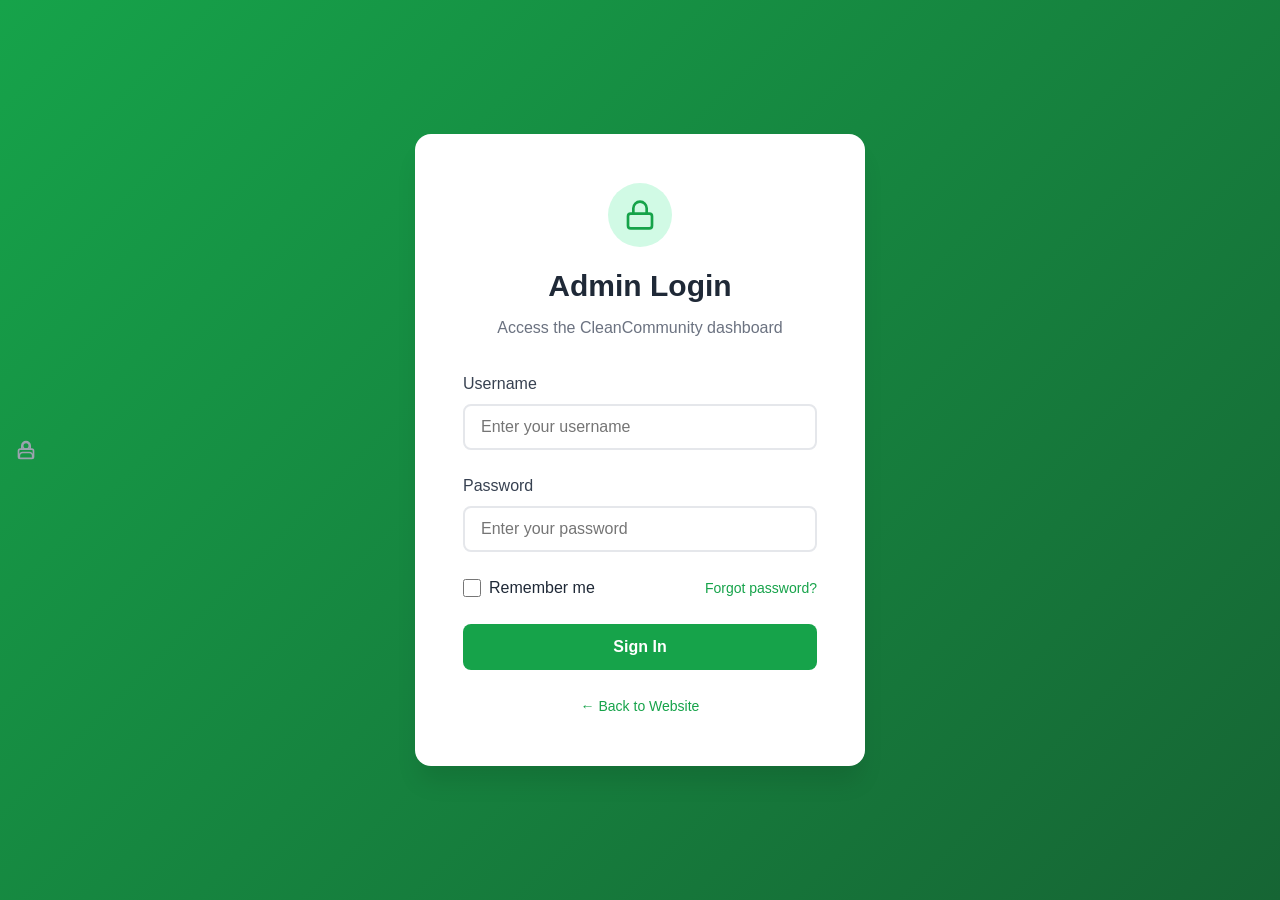
<file: admin-dashboard.html>
<!DOCTYPE html>
<html lang="en">
<head>
    <meta charset="UTF-8">
    <meta name="viewport" content="width=device-width, initial-scale=1.0">
    <title>Admin Dashboard - CleanCommunity</title>
    <link rel="stylesheet" href="styles.css">
    <style>
        body {
            background-color: #f9fafb;
        }

        .admin-header {
            background-color: white;
            border-bottom: 1px solid #e5e7eb;
            padding: 1rem 0;
            position: sticky;
            top: 0;
            z-index: 100;
        }

        .admin-header-content {
            max-width: 1400px;
            margin: 0 auto;
            padding: 0 1.5rem;
            display: flex;
            align-items: center;
            justify-content: space-between;
        }

        .admin-logo {
            display: flex;
            align-items: center;
            gap: 0.75rem;
            font-size: 1.25rem;
            font-weight: 600;
            color: #1f2937;
        }

        .admin-logo svg {
            width: 2rem;
            height: 2rem;
            color: #16a34a;
        }

        .admin-user {
            display: flex;
            align-items: center;
            gap: 1rem;
        }

        .user-info {
            text-align: right;
        }

        .user-name {
            font-weight: 600;
            color: #1f2937;
        }

        .user-role {
            font-size: 0.875rem;
            color: #6b7280;
        }

        .btn-logout {
            padding: 0.5rem 1rem;
            background-color: #dc2626;
            color: white;
            border: none;
            border-radius: 0.375rem;
            cursor: pointer;
            font-size: 0.875rem;
            transition: background-color 0.2s;
        }

        .btn-logout:hover {
            background-color: #b91c1c;
        }

        .dashboard-container {
            max-width: 1400px;
            margin: 0 auto;
            padding: 2rem 1.5rem;
        }

        .page-title {
            font-size: 2rem;
            margin-bottom: 0.5rem;
            color: #1f2937;
        }

        .page-subtitle {
            color: #6b7280;
            margin-bottom: 2rem;
        }

        .stats-grid {
            display: grid;
            grid-template-columns: repeat(auto-fit, minmax(250px, 1fr));
            gap: 1.5rem;
            margin-bottom: 2rem;
        }

        .stat-card {
            background: white;
            padding: 1.5rem;
            border-radius: 0.75rem;
            box-shadow: 0 1px 3px 0 rgba(0, 0, 0, 0.1);
            border: 1px solid #e5e7eb;
        }

        .stat-header {
            display: flex;
            align-items: center;
            justify-content: space-between;
            margin-bottom: 1rem;
        }

        .stat-title {
            font-size: 0.875rem;
            color: #6b7280;
            font-weight: 500;
        }

        .stat-icon {
            width: 2.5rem;
            height: 2.5rem;
            border-radius: 0.5rem;
            display: flex;
            align-items: center;
            justify-content: center;
        }

        .stat-icon svg {
            width: 1.25rem;
            height: 1.25rem;
        }

        .stat-value {
            font-size: 2rem;
            font-weight: 700;
            color: #1f2937;
            margin-bottom: 0.25rem;
        }

        .stat-change {
            font-size: 0.875rem;
        }

        .stat-change.positive {
            color: #16a34a;
        }

        .stat-change.negative {
            color: #dc2626;
        }

        .tabs {
            display: flex;
            gap: 0.5rem;
            margin-bottom: 1.5rem;
            border-bottom: 2px solid #e5e7eb;
            overflow-x: auto;
        }

        .tab {
            padding: 0.75rem 1.5rem;
            background: none;
            border: none;
            border-bottom: 2px solid transparent;
            margin-bottom: -2px;
            cursor: pointer;
            font-size: 0.875rem;
            font-weight: 500;
            color: #6b7280;
            transition: all 0.2s;
            white-space: nowrap;
        }

        .tab:hover {
            color: #1f2937;
        }

        .tab.active {
            color: #16a34a;
            border-bottom-color: #16a34a;
        }

        .tab-content {
            display: none;
        }

        .tab-content.active {
            display: block;
        }

        .data-table {
            background: white;
            border-radius: 0.75rem;
            box-shadow: 0 1px 3px 0 rgba(0, 0, 0, 0.1);
            border: 1px solid #e5e7eb;
            overflow: hidden;
        }

        .table-header {
            padding: 1.5rem;
            border-bottom: 1px solid #e5e7eb;
            display: flex;
            align-items: center;
            justify-content: space-between;
            flex-wrap: wrap;
            gap: 1rem;
        }

        .table-title {
            font-size: 1.125rem;
            font-weight: 600;
            color: #1f2937;
        }

        .table-actions {
            display: flex;
            gap: 0.5rem;
        }

        .btn-filter,
        .btn-export {
            padding: 0.5rem 1rem;
            border: 1px solid #e5e7eb;
            background: white;
            border-radius: 0.375rem;
            cursor: pointer;
            font-size: 0.875rem;
            display: flex;
            align-items: center;
            gap: 0.5rem;
            transition: all 0.2s;
        }

        .btn-filter:hover,
        .btn-export:hover {
            background-color: #f9fafb;
            border-color: #d1d5db;
        }

        .btn-export {
            background-color: #16a34a;
            color: white;
            border-color: #16a34a;
        }

        .btn-export:hover {
            background-color: #15803d;
        }

        .table-wrapper {
            overflow-x: auto;
        }

        table {
            width: 100%;
            border-collapse: collapse;
        }

        thead {
            background-color: #f9fafb;
        }

        th {
            padding: 1rem 1.5rem;
            text-align: left;
            font-size: 0.75rem;
            font-weight: 600;
            color: #6b7280;
            text-transform: uppercase;
            letter-spacing: 0.05em;
            border-bottom: 1px solid #e5e7eb;
        }

        td {
            padding: 1rem 1.5rem;
            border-bottom: 1px solid #f3f4f6;
            color: #374151;
        }

        tbody tr:hover {
            background-color: #f9fafb;
        }

        .status-badge {
            display: inline-block;
            padding: 0.25rem 0.75rem;
            border-radius: 9999px;
            font-size: 0.75rem;
            font-weight: 600;
        }

        .status-pending {
            background-color: #fef3c7;
            color: #92400e;
        }

        .status-progress {
            background-color: #dbeafe;
            color: #1e40af;
        }

        .status-resolved {
            background-color: #d1fae5;
            color: #166534;
        }

        .priority-high {
            color: #dc2626;
            font-weight: 600;
        }

        .priority-medium {
            color: #ea580c;
            font-weight: 600;
        }

        .priority-low {
            color: #16a34a;
            font-weight: 600;
        }

        .action-buttons {
            display: flex;
            gap: 0.5rem;
        }

        .btn-action {
            padding: 0.375rem 0.75rem;
            border: 1px solid #e5e7eb;
            background: white;
            border-radius: 0.25rem;
            cursor: pointer;
            font-size: 0.75rem;
            transition: all 0.2s;
        }

        .btn-action:hover {
            background-color: #f3f4f6;
        }

        .btn-view {
            color: #2563eb;
            border-color: #2563eb;
        }

        .btn-view:hover {
            background-color: #eff6ff;
        }

        .btn-edit {
            color: #16a34a;
            border-color: #16a34a;
        }

        .btn-edit:hover {
            background-color: #f0fdf4;
        }

        .btn-delete {
            color: #dc2626;
            border-color: #dc2626;
        }

        .btn-delete:hover {
            background-color: #fef2f2;
        }

        .pagination {
            padding: 1.5rem;
            display: flex;
            align-items: center;
            justify-content: space-between;
            border-top: 1px solid #e5e7eb;
        }

        .pagination-info {
            font-size: 0.875rem;
            color: #6b7280;
        }

        .pagination-buttons {
            display: flex;
            gap: 0.5rem;
        }

        .pagination-btn {
            padding: 0.5rem 1rem;
            border: 1px solid #e5e7eb;
            background: white;
            border-radius: 0.375rem;
            cursor: pointer;
            font-size: 0.875rem;
            transition: all 0.2s;
        }

        .pagination-btn:hover:not(:disabled) {
            background-color: #f9fafb;
        }

        .pagination-btn:disabled {
            opacity: 0.5;
            cursor: not-allowed;
        }

        .pagination-btn.active {
            background-color: #16a34a;
            color: white;
            border-color: #16a34a;
        }

        .empty-state {
            padding: 4rem 2rem;
            text-align: center;
            color: #6b7280;
        }

        .empty-state svg {
            width: 4rem;
            height: 4rem;
            margin: 0 auto 1rem;
            color: #d1d5db;
        }

        @media (max-width: 768px) {
            .admin-header-content {
                flex-direction: column;
                gap: 1rem;
            }

            .user-info {
                text-align: left;
            }

            .stats-grid {
                grid-template-columns: 1fr;
            }

            .table-header {
                flex-direction: column;
                align-items: stretch;
            }

            .table-actions {
                width: 100%;
                justify-content: stretch;
            }

            .btn-filter,
            .btn-export {
                flex: 1;
                justify-content: center;
            }

            .table-wrapper {
                overflow-x: scroll;
            }

            table {
                min-width: 800px;
            }

            .pagination {
                flex-direction: column;
                gap: 1rem;
            }
        }
    </style>
</head>
<body>
    <!-- Admin Header -->
    <header class="admin-header">
        <div class="admin-header-content">
            <div class="admin-logo">
                <svg xmlns="http://www.w3.org/2000/svg" viewBox="0 0 24 24" fill="none" stroke="currentColor" stroke-width="2" stroke-linecap="round" stroke-linejoin="round">
                    <path d="M3 6h18"></path>
                    <path d="M19 6v14c0 1-1 2-2 2H7c-1 0-2-1-2-2V6"></path>
                    <path d="M8 6V4c0-1 1-2 2-2h4c1 0 2 1 2 2v2"></path>
                    <line x1="10" y1="11" x2="10" y2="17"></line>
                    <line x1="14" y1="11" x2="14" y2="17"></line>
                </svg>
                CleanCommunity Admin
            </div>
            <div class="admin-user">
                <div class="user-info">
                    <div class="user-name" id="userName">Admin User</div>
                    <div class="user-role">Administrator</div>
                </div>
                <button class="btn-logout" onclick="handleLogout()">Logout</button>
            </div>
        </div>
    </header>

    <!-- Dashboard Content -->
    <div class="dashboard-container">
        <h1 class="page-title">Dashboard</h1>
        <p class="page-subtitle">Monitor and manage community waste management activities</p>

        <!-- Statistics Cards -->
        <div class="stats-grid">
            <div class="stat-card">
                <div class="stat-header">
                    <div class="stat-title">Total Reports</div>
                    <div class="stat-icon" style="background-color: #eff6ff; color: #2563eb;">
                        <svg xmlns="http://www.w3.org/2000/svg" viewBox="0 0 24 24" fill="none" stroke="currentColor" stroke-width="2" stroke-linecap="round" stroke-linejoin="round">
                            <path d="M4 15s1-1 4-1 5 2 8 2 4-1 4-1V3s-1 1-4 1-5-2-8-2-4 1-4 1z"></path>
                            <line x1="4" y1="22" x2="4" y2="15"></line>
                        </svg>
                    </div>
                </div>
                <div class="stat-value">247</div>
                <div class="stat-change positive">↑ 12% from last month</div>
            </div>

            <div class="stat-card">
                <div class="stat-header">
                    <div class="stat-title">Pending Issues</div>
                    <div class="stat-icon" style="background-color: #fef3c7; color: #ea580c;">
                        <svg xmlns="http://www.w3.org/2000/svg" viewBox="0 0 24 24" fill="none" stroke="currentColor" stroke-width="2" stroke-linecap="round" stroke-linejoin="round">
                            <circle cx="12" cy="12" r="10"></circle>
                            <polyline points="12 6 12 12 16 14"></polyline>
                        </svg>
                    </div>
                </div>
                <div class="stat-value">23</div>
                <div class="stat-change negative">↓ 5% from last month</div>
            </div>

            <div class="stat-card">
                <div class="stat-header">
                    <div class="stat-title">Resolved This Month</div>
                    <div class="stat-icon" style="background-color: #d1fae5; color: #16a34a;">
                        <svg xmlns="http://www.w3.org/2000/svg" viewBox="0 0 24 24" fill="none" stroke="currentColor" stroke-width="2" stroke-linecap="round" stroke-linejoin="round">
                            <polyline points="20 6 9 17 4 12"></polyline>
                        </svg>
                    </div>
                </div>
                <div class="stat-value">89</div>
                <div class="stat-change positive">↑ 18% from last month</div>
            </div>

            <div class="stat-card">
                <div class="stat-header">
                    <div class="stat-title">Active Users</div>
                    <div class="stat-icon" style="background-color: #e9d5ff; color: #9333ea;">
                        <svg xmlns="http://www.w3.org/2000/svg" viewBox="0 0 24 24" fill="none" stroke="currentColor" stroke-width="2" stroke-linecap="round" stroke-linejoin="round">
                            <path d="M17 21v-2a4 4 0 0 0-4-4H5a4 4 0 0 0-4 4v2"></path>
                            <circle cx="9" cy="7" r="4"></circle>
                            <path d="M23 21v-2a4 4 0 0 0-3-3.87"></path>
                            <path d="M16 3.13a4 4 0 0 1 0 7.75"></path>
                        </svg>
                    </div>
                </div>
                <div class="stat-value">3,450</div>
                <div class="stat-change positive">↑ 8% from last month</div>
            </div>
        </div>

        <!-- Tabs -->
        <div class="tabs">
            <button class="tab active" onclick="switchTab('reports')">Issue Reports</button>
            <button class="tab" onclick="switchTab('users')">Users</button>
            <button class="tab" onclick="switchTab('neighborhoods')">Neighborhoods</button>
            <button class="tab" onclick="switchTab('analytics')">Analytics</button>
        </div>

        <!-- Reports Tab -->
        <div id="reportsTab" class="tab-content active">
            <div class="data-table">
                <div class="table-header">
                    <h2 class="table-title">Recent Issue Reports</h2>
                    <div class="table-actions">
                        <button class="btn-filter">
                            <svg xmlns="http://www.w3.org/2000/svg" width="16" height="16" viewBox="0 0 24 24" fill="none" stroke="currentColor" stroke-width="2" stroke-linecap="round" stroke-linejoin="round">
                                <polygon points="22 3 2 3 10 12.46 10 19 14 21 14 12.46 22 3"></polygon>
                            </svg>
                            Filter
                        </button>
                        <button class="btn-export">
                            <svg xmlns="http://www.w3.org/2000/svg" width="16" height="16" viewBox="0 0 24 24" fill="none" stroke="currentColor" stroke-width="2" stroke-linecap="round" stroke-linejoin="round">
                                <path d="M21 15v4a2 2 0 0 1-2 2H5a2 2 0 0 1-2-2v-4"></path>
                                <polyline points="7 10 12 15 17 10"></polyline>
                                <line x1="12" y1="15" x2="12" y2="3"></line>
                            </svg>
                            Export
                        </button>
                    </div>
                </div>
                <div class="table-wrapper">
                    <table>
                        <thead>
                            <tr>
                                <th>ID</th>
                                <th>Type</th>
                                <th>Location</th>
                                <th>Reported By</th>
                                <th>Date</th>
                                <th>Priority</th>
                                <th>Status</th>
                                <th>Actions</th>
                            </tr>
                        </thead>
                        <tbody id="reportsTableBody">
                            <!-- Data will be populated by JavaScript -->
                        </tbody>
                    </table>
                </div>
                <div class="pagination">
                    <div class="pagination-info">Showing 1 to 10 of 247 results</div>
                    <div class="pagination-buttons">
                        <button class="pagination-btn" disabled>Previous</button>
                        <button class="pagination-btn active">1</button>
                        <button class="pagination-btn">2</button>
                        <button class="pagination-btn">3</button>
                        <button class="pagination-btn">Next</button>
                    </div>
                </div>
            </div>
        </div>

        <!-- Users Tab -->
        <div id="usersTab" class="tab-content">
            <div class="data-table">
                <div class="table-header">
                    <h2 class="table-title">Registered Users</h2>
                    <div class="table-actions">
                        <button class="btn-filter">
                            <svg xmlns="http://www.w3.org/2000/svg" width="16" height="16" viewBox="0 0 24 24" fill="none" stroke="currentColor" stroke-width="2" stroke-linecap="round" stroke-linejoin="round">
                                <polygon points="22 3 2 3 10 12.46 10 19 14 21 14 12.46 22 3"></polygon>
                            </svg>
                            Filter
                        </button>
                        <button class="btn-export">
                            <svg xmlns="http://www.w3.org/2000/svg" width="16" height="16" viewBox="0 0 24 24" fill="none" stroke="currentColor" stroke-width="2" stroke-linecap="round" stroke-linejoin="round">
                                <path d="M21 15v4a2 2 0 0 1-2 2H5a2 2 0 0 1-2-2v-4"></path>
                                <polyline points="7 10 12 15 17 10"></polyline>
                                <line x1="12" y1="15" x2="12" y2="3"></line>
                            </svg>
                            Export
                        </button>
                    </div>
                </div>
                <div class="table-wrapper">
                    <table>
                        <thead>
                            <tr>
                                <th>ID</th>
                                <th>Name</th>
                                <th>Email</th>
                                <th>Neighborhood</th>
                                <th>Reports Submitted</th>
                                <th>Join Date</th>
                                <th>Status</th>
                                <th>Actions</th>
                            </tr>
                        </thead>
                        <tbody id="usersTableBody">
                            <!-- Data will be populated by JavaScript -->
                        </tbody>
                    </table>
                </div>
                <div class="pagination">
                    <div class="pagination-info">Showing 1 to 10 of 3,450 results</div>
                    <div class="pagination-buttons">
                        <button class="pagination-btn" disabled>Previous</button>
                        <button class="pagination-btn active">1</button>
                        <button class="pagination-btn">2</button>
                        <button class="pagination-btn">3</button>
                        <button class="pagination-btn">Next</button>
                    </div>
                </div>
            </div>
        </div>

        <!-- Neighborhoods Tab -->
        <div id="neighborhoodsTab" class="tab-content">
            <div class="data-table">
                <div class="table-header">
                    <h2 class="table-title">Neighborhood Statistics</h2>
                    <div class="table-actions">
                        <button class="btn-export">
                            <svg xmlns="http://www.w3.org/2000/svg" width="16" height="16" viewBox="0 0 24 24" fill="none" stroke="currentColor" stroke-width="2" stroke-linecap="round" stroke-linejoin="round">
                                <path d="M21 15v4a2 2 0 0 1-2 2H5a2 2 0 0 1-2-2v-4"></path>
                                <polyline points="7 10 12 15 17 10"></polyline>
                                <line x1="12" y1="15" x2="12" y2="3"></line>
                            </svg>
                            Export
                        </button>
                    </div>
                </div>
                <div class="table-wrapper">
                    <table>
                        <thead>
                            <tr>
                                <th>Neighborhood</th>
                                <th>Members</th>
                                <th>Recycling Rate</th>
                                <th>Total Reports</th>
                                <th>Resolved Rate</th>
                                <th>Rank</th>
                            </tr>
                        </thead>
                        <tbody id="neighborhoodsTableBody">
                            <!-- Data will be populated by JavaScript -->
                        </tbody>
                    </table>
                </div>
            </div>
        </div>

        <!-- Analytics Tab -->
        <div id="analyticsTab" class="tab-content">
            <div class="data-table">
                <div class="table-header">
                    <h2 class="table-title">Monthly Analytics</h2>
                    <div class="table-actions">
                        <button class="btn-export">
                            <svg xmlns="http://www.w3.org/2000/svg" width="16" height="16" viewBox="0 0 24 24" fill="none" stroke="currentColor" stroke-width="2" stroke-linecap="round" stroke-linejoin="round">
                                <path d="M21 15v4a2 2 0 0 1-2 2H5a2 2 0 0 1-2-2v-4"></path>
                                <polyline points="7 10 12 15 17 10"></polyline>
                                <line x1="12" y1="15" x2="12" y2="3"></line>
                            </svg>
                            Export
                        </button>
                    </div>
                </div>
                <div style="padding: 2rem;">
                    <div class="stats-grid">
                        <div class="stat-card">
                            <div class="stat-title">Total Recycled (Tons)</div>
                            <div class="stat-value">1,247</div>
                        </div>
                        <div class="stat-card">
                            <div class="stat-title">CO₂ Saved (Tons)</div>
                            <div class="stat-value">2.1</div>
                        </div>
                        <div class="stat-card">
                            <div class="stat-title">Community Events</div>
                            <div class="stat-value">12</div>
                        </div>
                        <div class="stat-card">
                            <div class="stat-title">Participation Rate</div>
                            <div class="stat-value">72%</div>
                        </div>
                    </div>
                    <div style="margin-top: 2rem; padding: 2rem; background: white; border-radius: 0.75rem; border: 1px solid #e5e7eb;">
                        <h3 style="margin-bottom: 1rem;">Monthly Report Trends</h3>
                        <p style="color: #6b7280;">Detailed analytics charts would be displayed here in a production environment.</p>
                    </div>
                </div>
            </div>
        </div>
    </div>

    <script>
        // Check authentication
        function checkAuth() {
            const session = localStorage.getItem('adminSession') || sessionStorage.getItem('adminSession');
            if (!session) {
                window.location.href = 'admin-login.html';
                return null;
            }
            return JSON.parse(session);
        }

        // Handle logout
        function handleLogout() {
            if (confirm('Are you sure you want to logout?')) {
                localStorage.removeItem('adminSession');
                sessionStorage.removeItem('adminSession');
                window.location.href = 'admin-login.html';
            }
        }

        // Switch tabs
        function switchTab(tabName) {
            // Hide all tabs
            document.querySelectorAll('.tab-content').forEach(tab => {
                tab.classList.remove('active');
            });
            document.querySelectorAll('.tab').forEach(tab => {
                tab.classList.remove('active');
            });

            // Show selected tab
            document.getElementById(tabName + 'Tab').classList.add('active');
            event.target.classList.add('active');
        }

        // Mock data for reports
        const reportsData = [
            { id: 'REP247', type: 'Overflowing Bin', location: '123 Oak Street', reportedBy: 'Sarah Mitchell', date: '2026-04-09', priority: 'High', status: 'Pending' },
            { id: 'REP246', type: 'Litter', location: 'Park Avenue & 5th', reportedBy: 'James Chen', date: '2026-04-09', priority: 'Medium', status: 'In Progress' },
            { id: 'REP245', type: 'Missed Collection', location: '456 Maple Drive', reportedBy: 'Maria Garcia', date: '2026-04-08', priority: 'High', status: 'Resolved' },
            { id: 'REP244', type: 'Damaged Bin', location: '789 Pine Road', reportedBy: 'David Kim', date: '2026-04-08', priority: 'Medium', status: 'In Progress' },
            { id: 'REP243', type: 'Illegal Dumping', location: '321 Elm Avenue', reportedBy: 'Emily Johnson', date: '2026-04-07', priority: 'High', status: 'Pending' },
            { id: 'REP242', type: 'Overflowing Bin', location: '654 Cedar Lane', reportedBy: 'Michael Brown', date: '2026-04-07', priority: 'Low', status: 'Resolved' },
            { id: 'REP241', type: 'Litter', location: '987 Birch Court', reportedBy: 'Lisa Anderson', date: '2026-04-06', priority: 'Medium', status: 'Resolved' },
            { id: 'REP240', type: 'Damaged Bin', location: '246 Spruce Way', reportedBy: 'Robert Taylor', date: '2026-04-06', priority: 'High', status: 'In Progress' },
            { id: 'REP239', type: 'Missed Collection', location: '135 Willow Drive', reportedBy: 'Jennifer Martinez', date: '2026-04-05', priority: 'Medium', status: 'Resolved' },
            { id: 'REP238', type: 'Other', location: '864 Ash Street', reportedBy: 'William Davis', date: '2026-04-05', priority: 'Low', status: 'Resolved' }
        ];

        // Mock data for users
        const usersData = [
            { id: 'USR001', name: 'Sarah Mitchell', email: 'sarah.m@email.com', neighborhood: 'Downtown', reports: 24, joinDate: '2025-01-15', status: 'Active' },
            { id: 'USR002', name: 'James Chen', email: 'james.c@email.com', neighborhood: 'Riverside', reports: 21, joinDate: '2025-02-20', status: 'Active' },
            { id: 'USR003', name: 'Maria Garcia', email: 'maria.g@email.com', neighborhood: 'Oak Hill', reports: 19, joinDate: '2025-01-10', status: 'Active' },
            { id: 'USR004', name: 'David Kim', email: 'david.k@email.com', neighborhood: 'Downtown', reports: 17, joinDate: '2025-03-05', status: 'Active' },
            { id: 'USR005', name: 'Emily Johnson', email: 'emily.j@email.com', neighborhood: 'Parkside', reports: 15, joinDate: '2025-02-14', status: 'Active' },
            { id: 'USR006', name: 'Michael Brown', email: 'michael.b@email.com', neighborhood: 'Riverside', reports: 12, joinDate: '2025-04-01', status: 'Active' },
            { id: 'USR007', name: 'Lisa Anderson', email: 'lisa.a@email.com', neighborhood: 'Downtown', reports: 10, joinDate: '2025-03-20', status: 'Active' },
            { id: 'USR008', name: 'Robert Taylor', email: 'robert.t@email.com', neighborhood: 'Oak Hill', reports: 8, joinDate: '2025-01-25', status: 'Active' },
            { id: 'USR009', name: 'Jennifer Martinez', email: 'jennifer.m@email.com', neighborhood: 'Parkside', reports: 7, joinDate: '2025-02-10', status: 'Inactive' },
            { id: 'USR010', name: 'William Davis', email: 'william.d@email.com', neighborhood: 'Riverside', reports: 6, joinDate: '2025-03-15', status: 'Active' }
        ];

        // Mock data for neighborhoods
        const neighborhoodsData = [
            { name: 'Downtown', members: 842, recyclingRate: '78%', totalReports: 95, resolvedRate: '92%', rank: 1 },
            { name: 'Riverside', members: 721, recyclingRate: '74%', totalReports: 82, resolvedRate: '89%', rank: 2 },
            { name: 'Oak Hill', members: 656, recyclingRate: '69%', totalReports: 67, resolvedRate: '85%', rank: 3 },
            { name: 'Parkside', members: 589, recyclingRate: '65%', totalReports: 58, resolvedRate: '81%', rank: 4 }
        ];

        // Populate reports table
        function populateReportsTable() {
            const tbody = document.getElementById('reportsTableBody');
            tbody.innerHTML = reportsData.map(report => `
                <tr>
                    <td><strong>${report.id}</strong></td>
                    <td>${report.type}</td>
                    <td>${report.location}</td>
                    <td>${report.reportedBy}</td>
                    <td>${report.date}</td>
                    <td><span class="priority-${report.priority.toLowerCase()}">${report.priority}</span></td>
                    <td><span class="status-badge status-${report.status.toLowerCase().replace(' ', '')}">${report.status}</span></td>
                    <td>
                        <div class="action-buttons">
                            <button class="btn-action btn-view" onclick="viewReport('${report.id}')">View</button>
                            <button class="btn-action btn-edit" onclick="editReport('${report.id}')">Edit</button>
                            <button class="btn-action btn-delete" onclick="deleteReport('${report.id}')">Delete</button>
                        </div>
                    </td>
                </tr>
            `).join('');
        }

        // Populate users table
        function populateUsersTable() {
            const tbody = document.getElementById('usersTableBody');
            tbody.innerHTML = usersData.map(user => `
                <tr>
                    <td><strong>${user.id}</strong></td>
                    <td>${user.name}</td>
                    <td>${user.email}</td>
                    <td>${user.neighborhood}</td>
                    <td>${user.reports}</td>
                    <td>${user.joinDate}</td>
                    <td><span class="status-badge ${user.status === 'Active' ? 'status-resolved' : 'status-pending'}">${user.status}</span></td>
                    <td>
                        <div class="action-buttons">
                            <button class="btn-action btn-view" onclick="viewUser('${user.id}')">View</button>
                            <button class="btn-action btn-edit" onclick="editUser('${user.id}')">Edit</button>
                        </div>
                    </td>
                </tr>
            `).join('');
        }

        // Populate neighborhoods table
        function populateNeighborhoodsTable() {
            const tbody = document.getElementById('neighborhoodsTableBody');
            tbody.innerHTML = neighborhoodsData.map(neighborhood => `
                <tr>
                    <td><strong>${neighborhood.name}</strong></td>
                    <td>${neighborhood.members}</td>
                    <td>${neighborhood.recyclingRate}</td>
                    <td>${neighborhood.totalReports}</td>
                    <td>${neighborhood.resolvedRate}</td>
                    <td>${neighborhood.rank === 1 ? '🥇' : neighborhood.rank === 2 ? '🥈' : neighborhood.rank === 3 ? '🥉' : neighborhood.rank}</td>
                </tr>
            `).join('');
        }

        // Action handlers
        function viewReport(id) {
            alert(`Viewing report ${id}\n\nIn a production environment, this would open a detailed view.`);
        }

        function editReport(id) {
            alert(`Editing report ${id}\n\nIn a production environment, this would open an edit form.`);
        }

        function deleteReport(id) {
            if (confirm(`Are you sure you want to delete report ${id}?`)) {
                alert('Report deleted successfully!');
            }
        }

        function viewUser(id) {
            alert(`Viewing user ${id}\n\nIn a production environment, this would open a detailed user profile.`);
        }

        function editUser(id) {
            alert(`Editing user ${id}\n\nIn a production environment, this would open an edit form.`);
        }

        // Initialize dashboard
        window.addEventListener('load', () => {
            const session = checkAuth();
            if (session) {
                document.getElementById('userName').textContent = session.username;
                populateReportsTable();
                populateUsersTable();
                populateNeighborhoodsTable();
            }
        });
    </script>
</body>
</html>
</file>
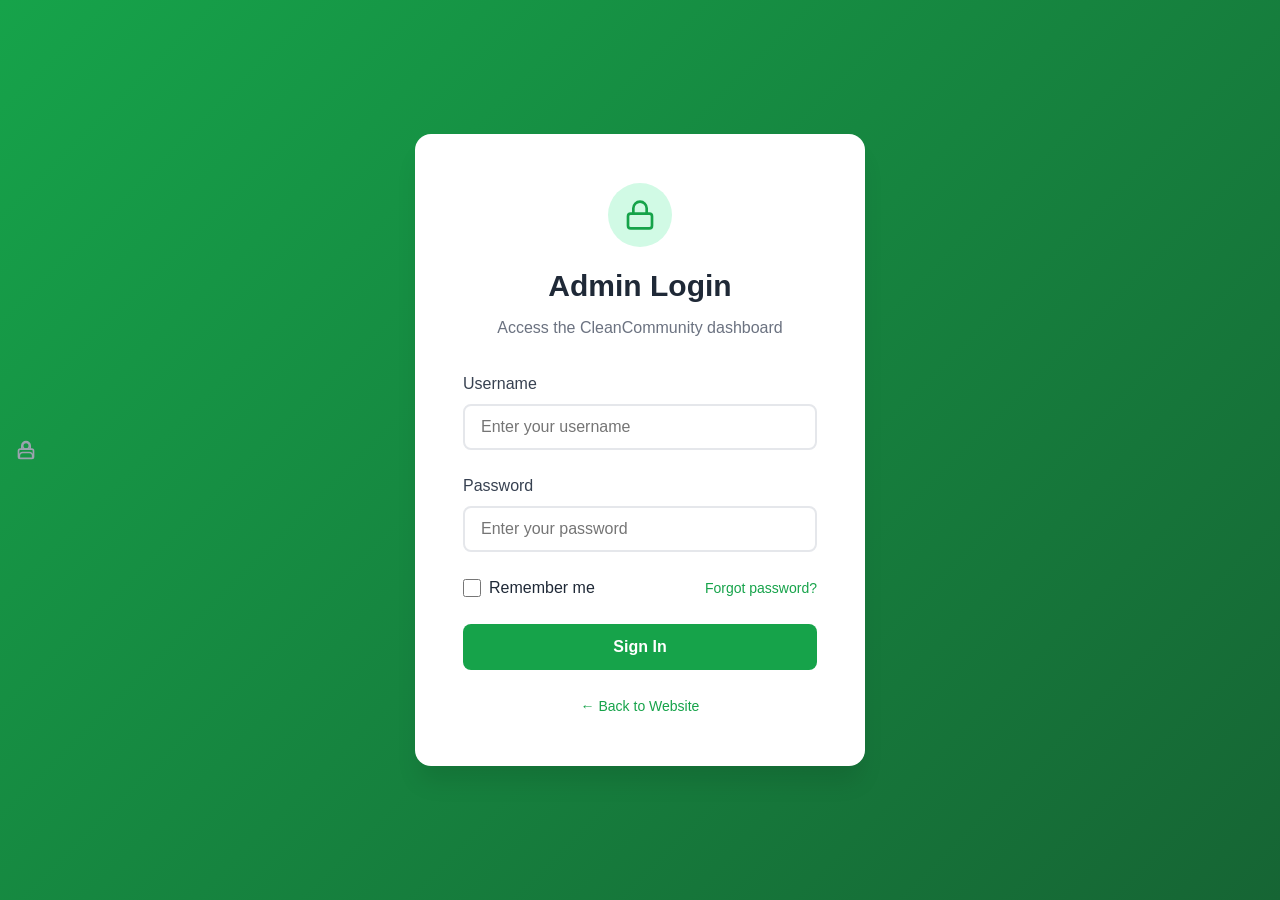
<file: admin-login.html>
<!DOCTYPE html>
<html lang="en">
<head>
    <meta charset="UTF-8">
    <meta name="viewport" content="width=device-width, initial-scale=1.0">
    <title>Admin Login - CleanCommunity</title>
    <link rel="stylesheet" href="styles.css">
    <style>
        .login-container {
            min-height: 100vh;
            display: flex;
            align-items: center;
            justify-content: center;
            background: linear-gradient(135deg, #16a34a 0%, #166534 100%);
            padding: 2rem;
        }

        .login-box {
            background: white;
            border-radius: 1rem;
            box-shadow: 0 20px 25px -5px rgba(0, 0, 0, 0.1);
            padding: 3rem;
            width: 100%;
            max-width: 450px;
        }

        .login-header {
            text-align: center;
            margin-bottom: 2rem;
        }

        .login-logo {
            width: 4rem;
            height: 4rem;
            background-color: #d1fae5;
            border-radius: 50%;
            display: flex;
            align-items: center;
            justify-content: center;
            margin: 1px auto 1rem;
            
        }

        .login-logo svg {
            width: 2rem;
            height: 2rem;
            color: #16a34a;
        }

        .login-title {
            font-size: 1.875rem;
            margin-bottom: 0.5rem;
            color: #1f2937;
        }

        .login-subtitle {
            color: #6b7280;
        }

        .form-group {
            margin-bottom: 1.5rem;
        }

        .form-label {
            display: block;
            margin-bottom: 0.5rem;
            font-weight: 500;
            color: #374151;
            
        }

        .form-input {
            width: 100%;
            padding: 0.75rem 1rem;
            border: 2px solid #e5e7eb;
            border-radius: 0.5rem;
            font-size: 1rem;
            transition: all 0.2s;
        }

        .form-input:focus {
            outline: none;
            border-color: #16a34a;
            box-shadow: 0 0 0 3px rgba(22, 163, 74, 0.1);
        }

        .input-icon {
           
        }

        .input-icon svg {
            position: absolute;
            left: 1rem;
            top: 50%;
            transform: translateY(-50%);
            color: #9ca3af;
            width: 1.25rem;
            height: 1.25rem;
        }

        .input-icon  {
            padding-left: 0px 0px 3px 0;
            margin: 0px;
            text-align: left;
        }

        .remember-forgot {
            display: flex;
            align-items: center;
            justify-content: space-between;
            margin-bottom: 1.5rem;
        }

        .checkbox-label {
            display: flex;
            align-items: center;
            gap: 0.5rem;
            cursor: pointer;
            user-select: none;
        }

        .checkbox-label input[type="checkbox"] {
            width: 1.125rem;
            height: 1.125rem;
            cursor: pointer;
        }

        .forgot-link {
            color: #16a34a;
            text-decoration: none;
            font-size: 0.875rem;
        }

        .forgot-link:hover {
            text-decoration: underline;
        }

        .btn-login {
            width: 100%;
            padding: 0.875rem;
            background-color: #16a34a;
            color: white;
            border: none;
            border-radius: 0.5rem;
            font-size: 1rem;
            font-weight: 600;
            cursor: pointer;
            transition: background-color 0.2s;
        }

        .btn-login:hover {
            background-color: #15803d;
        }

        .btn-login:active {
            transform: scale(0.98);
        }

        .alert {
            padding: 1rem;
            border-radius: 0.5rem;
            margin-bottom: 1.5rem;
            display: none;
        }

        .alert.show {
            display: block;
        }

        .alert-error {
            background-color: #fef2f2;
            border: 1px solid #fca5a5;
            color: #991b1b;
        }

        .alert-success {
            background-color: #d1fae5;
            border: 1px solid #86efac;
            color: #166534;
        }

        .demo-credentials {
            margin-top: 1.5rem;
            padding: 1rem;
            background-color: #f9fafb;
            border-radius: 0.5rem;
            border: 1px solid #e5e7eb;
        }

        .demo-credentials h4 {
            margin-bottom: 0.5rem;
            font-size: 0.875rem;
            color: #6b7280;
        }

        .demo-credentials p {
            font-size: 0.875rem;
            margin: 0.25rem 0;
            color: #374151;
        }

        .demo-credentials code {
            background-color: #e5e7eb;
            padding: 0.125rem 0.375rem;
            border-radius: 0.25rem;
            font-family: monospace;
        }

        .back-home {
            text-align: center;
            margin-top: 1.5rem;
        }

        .back-home a {
            color: #16a34a;
            text-decoration: none;
            font-size: 0.875rem;
        }

        .back-home a:hover {
            text-decoration: underline;
            
        }
        
    </style>
</head>
<body>
    <div class="login-container">
        <div class="login-box">
            <div class="login-header">
                <div class="login-logo">
                    <svg xmlns="http://www.w3.org/2000/svg" viewBox="0 0 24 24" fill="none" stroke="currentColor" stroke-width="2" stroke-linecap="round" stroke-linejoin="round">
                        <rect x="3" y="11" width="18" height="11" rx="2" ry="2"></rect>
                        <path d="M7 11V7a5 5 0 0 1 10 0v4"></path>
                    </svg>
                </div>
                <h1 class="login-title">Admin Login</h1>
                <p class="login-subtitle">Access the CleanCommunity dashboard</p>
            </div>

            <div id="alertBox" class="alert"></div>

            <form id="loginForm" onsubmit="handleLogin(event)">
                <div class="form-group">
                    <label for="username" class="form-label">Username</label>
                    <div class="input-icon">
                        <svg xmlns="http://www.w3.org/2000/svg" viewBox="0 0 24 24" fill="none" stroke="currentColor" stroke-width="2" stroke-linecap="round" stroke-linejoin="round">
                            <path d="M20 21v-2a4 4 0 0 0-4-4H8a4 4 0 0 0-4 4v2"></path>
                            <circle cx="12" cy="7" r="4"></circle>
                        </svg>
                        <input 
                            type="text" 
                            id="username" 
                            name="username" 
                            class="form-input" 
                            placeholder="Enter your username"
                            required
                        >
                    </div>
                </div>

                <div class="form-group">
                    <label for="password" class="form-label">Password</label>
                    <div class="input-icon">
                        <svg xmlns="http://www.w3.org/2000/svg" viewBox="0 0 24 24" fill="none" stroke="currentColor" stroke-width="2" stroke-linecap="round" stroke-linejoin="round">
                            <rect x="3" y="11" width="18" height="11" rx="2" ry="2"></rect>
                            <path d="M7 11V7a5 5 0 0 1 10 0v4"></path>
                        </svg>
                        <input 
                            type="password" 
                            id="password" 
                            name="password" 
                            class="form-input" 
                            placeholder="Enter your password"
                            required
                        >
                    </div>
                </div>

                <div class="remember-forgot">
                    <label class="checkbox-label">
                        <input type="checkbox" id="remember" name="remember">
                        <span>Remember me</span>
                    </label>
                    <a href="#" class="forgot-link">Forgot password?</a>
                </div>

                <button type="submit" class="btn-login">Sign In</button>
            </form>

          

            <div class="back-home">
                <a href="index.html">← Back to Website</a>
            </div>
        </div>
    </div>

    <script>
        // Demo admin credentials
        const ADMIN_CREDENTIALS = {
            username: 'admin',
            password: 'admin123'
        };

        function showAlert(message, type) {
            const alertBox = document.getElementById('alertBox');
            alertBox.textContent = message;
            alertBox.className = `alert ${type === 'error' ? 'alert-error' : 'alert-success'} show`;
            
            setTimeout(() => {
                alertBox.classList.remove('show');
            }, 5000);
        }

        function handleLogin(event) {
            event.preventDefault();
            
            const username = document.getElementById('username').value;
            const password = document.getElementById('password').value;
            const remember = document.getElementById('remember').checked;

            // Validate credentials
            if (username === ADMIN_CREDENTIALS.username && password === ADMIN_CREDENTIALS.password) {
                // Store login session
                const sessionData = {
                    username: username,
                    loginTime: new Date().toISOString(),
                    remember: remember
                };

                if (remember) {
                    localStorage.setItem('adminSession', JSON.stringify(sessionData));
                } else {
                    sessionStorage.setItem('adminSession', JSON.stringify(sessionData));
                }

                showAlert('Login successful! Redirecting...', 'success');
                
                // Redirect to dashboard
                setTimeout(() => {
                    window.location.href = 'admin-dashboard.html';
                }, 1000);
            } else {
                showAlert('Invalid username or password. Please try again.', 'error');
            }
        }

        // Check if already logged in
        window.addEventListener('load', () => {
            const session = localStorage.getItem('adminSession') || sessionStorage.getItem('adminSession');
            if (session) {
                window.location.href = 'admin-dashboard.html';
            }
        });
    </script>
</body>
</html>
</file>
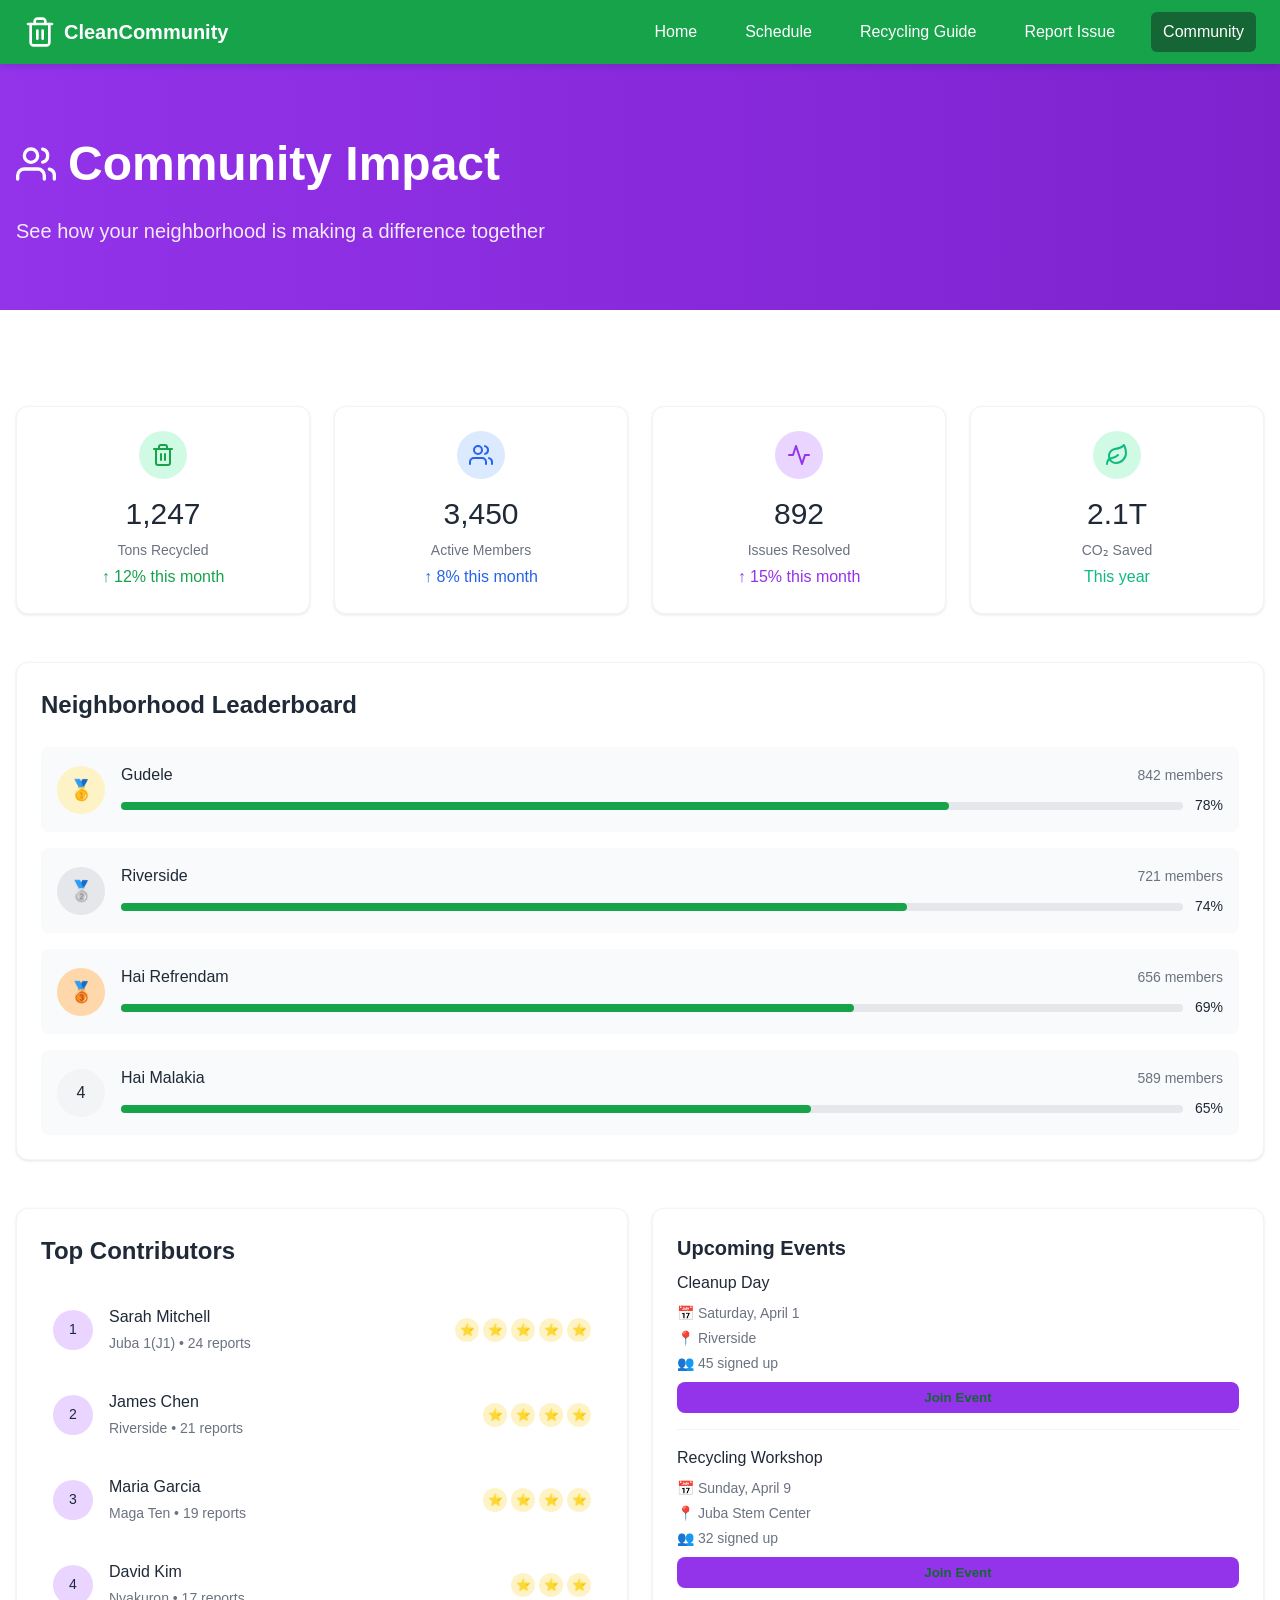
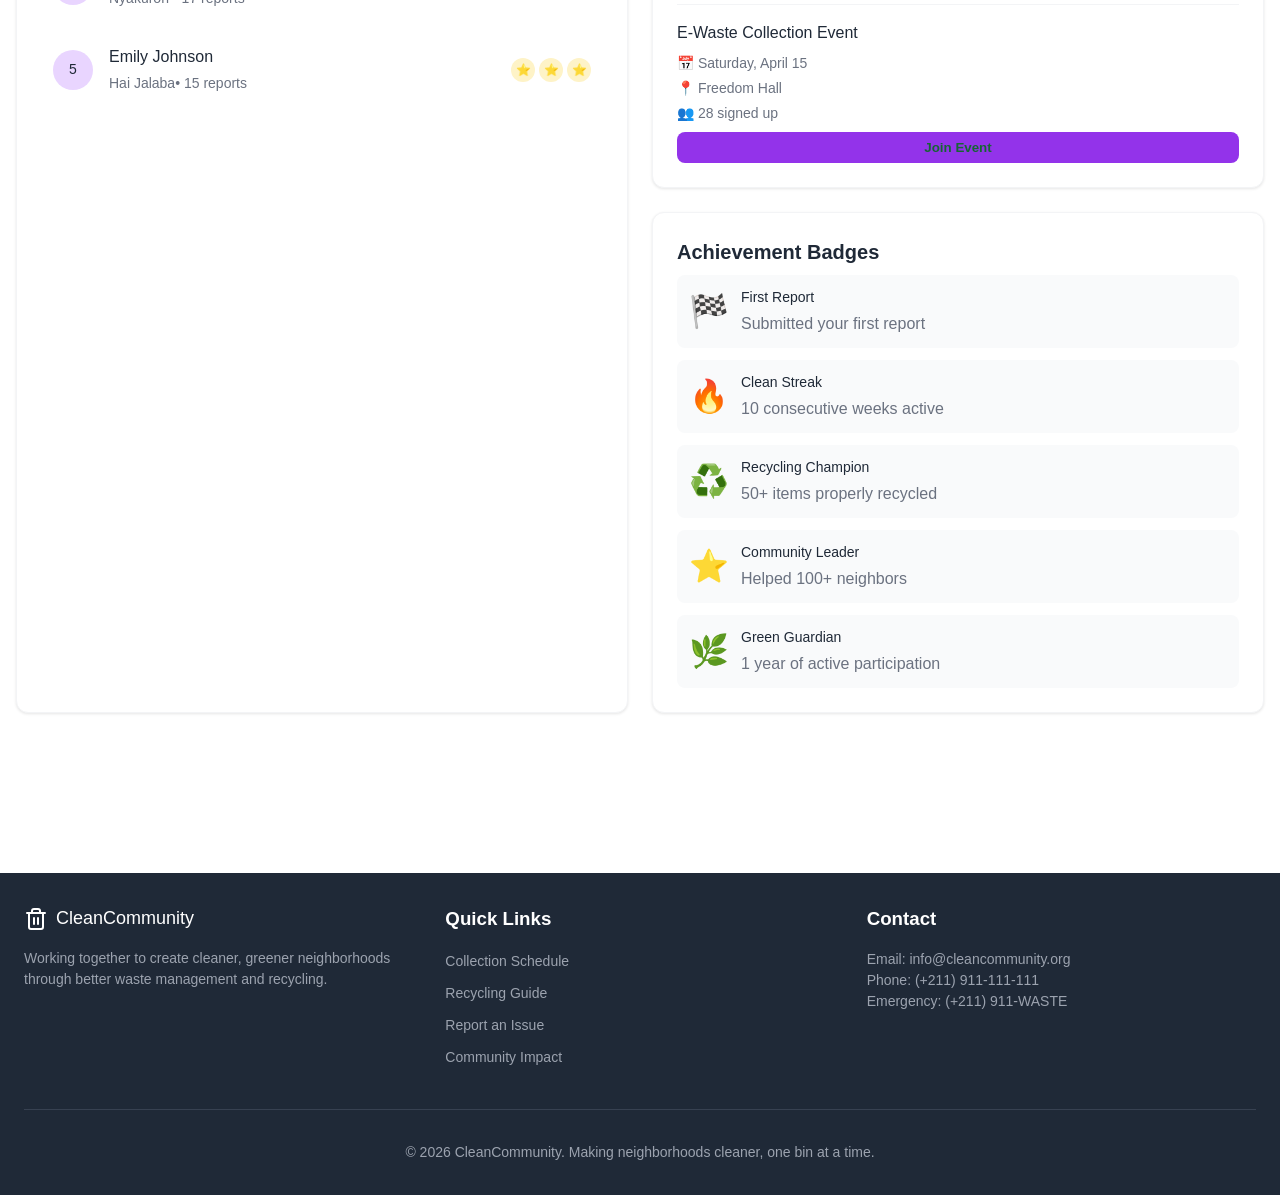
<file: community.html>
<!DOCTYPE html>
<html lang="en">
<head>
    <meta charset="UTF-8">
    <meta name="viewport" content="width=device-width, initial-scale=1.0">
    <title>Community Impact - CleanCommunity</title>
    <link rel="stylesheet" href="styles.css">
</head>
<body>
    <!-- Header -->
    <header class="header">
        <div class="header-content">
            <a href="index.html" class="logo">
                <svg xmlns="http://www.w3.org/2000/svg" width="24" height="24" viewBox="0 0 24 24" fill="none" stroke="currentColor" stroke-width="2" stroke-linecap="round" stroke-linejoin="round"><path d="M3 6h18"></path><path d="M19 6v14c0 1-1 2-2 2H7c-1 0-2-1-2-2V6"></path><path d="M8 6V4c0-1 1-2 2-2h4c1 0 2 1 2 2v2"></path><line x1="10" y1="11" x2="10" y2="17"></line><line x1="14" y1="11" x2="14" y2="17"></line></svg>
                <span>CleanCommunity</span>
            </a>

            <nav class="nav-desktop">
                <a href="index.html" class="nav-link">Home</a>
                <a href="schedule.html" class="nav-link">Schedule</a>
                <a href="recycling-guide.html" class="nav-link">Recycling Guide</a>
                <a href="report.html" class="nav-link">Report Issue</a>
                <a href="community.html" class="nav-link active">Community</a>
            </nav>

            <button class="mobile-menu-btn" onclick="toggleMobileMenu()">
                <svg xmlns="http://www.w3.org/2000/svg" width="24" height="24" viewBox="0 0 24 24" fill="none" stroke="currentColor" stroke-width="2" stroke-linecap="round" stroke-linejoin="round"><line x1="3" y1="12" x2="21" y2="12"></line><line x1="3" y1="6" x2="21" y2="6"></line><line x1="3" y1="18" x2="21" y2="18"></line></svg>
            </button>
        </div>

        <nav id="mobile-menu" class="nav-mobile hidden">
            <a href="index.html" class="nav-link">Home</a>
            <a href="schedule.html" class="nav-link">Schedule</a>
            <a href="recycling-guide.html" class="nav-link">Recycling Guide</a>
            <a href="report.html" class="nav-link">Report Issue</a>
            <a href="community.html" class="nav-link active">Community</a>
        </nav>
    </header>

    <!-- Page Header -->
    <section class="page-header page-header-purple">
        <div class="container">
            <div class="page-header-title">
                <svg xmlns="http://www.w3.org/2000/svg" width="40" height="40" viewBox="0 0 24 24" fill="none" stroke="currentColor" stroke-width="2" stroke-linecap="round" stroke-linejoin="round"><path d="M17 21v-2a4 4 0 0 0-4-4H5a4 4 0 0 0-4 4v2"></path><circle cx="9" cy="7" r="4"></circle><path d="M23 21v-2a4 4 0 0 0-3-3.87"></path><path d="M16 3.13a4 4 0 0 1 0 7.75"></path></svg>
                <h1>Community Impact</h1>
            </div>
            <p>See how your neighborhood is making a difference together</p>
        </div>
    </section>

    <!-- Main Content -->
    <section class="section">
        <div class="container">
            <!-- Overall Stats -->
            <div class="grid grid-4 mb-12">
                <div class="card text-center">
                    <div style="width: 3rem; height: 3rem; background-color: #d1fae5; border-radius: 50%; display: flex; align-items: center; justify-content: center; margin: 0 auto 0.75rem;">
                        <svg xmlns="http://www.w3.org/2000/svg" width="24" height="24" viewBox="0 0 24 24" fill="none" stroke="currentColor" stroke-width="2" stroke-linecap="round" stroke-linejoin="round" style="color: #16a34a;"><path d="M3 6h18"></path><path d="M19 6v14c0 1-1 2-2 2H7c-1 0-2-1-2-2V6"></path><path d="M8 6V4c0-1 1-2 2-2h4c1 0 2 1 2 2v2"></path><line x1="10" y1="11" x2="10" y2="17"></line><line x1="14" y1="11" x2="14" y2="17"></line></svg>
                    </div>
                    <div class="text-3xl mb-1">1,247</div>
                    <div class="text-sm text-gray-600">Tons Recycled</div>
                    <div class="text-xs text-green-600 mt-1">↑ 12% this month</div>
                </div>

                <div class="card text-center">
                    <div style="width: 3rem; height: 3rem; background-color: #dbeafe; border-radius: 50%; display: flex; align-items: center; justify-content: center; margin: 0 auto 0.75rem;">
                        <svg xmlns="http://www.w3.org/2000/svg" width="24" height="24" viewBox="0 0 24 24" fill="none" stroke="currentColor" stroke-width="2" stroke-linecap="round" stroke-linejoin="round" style="color: #2563eb;"><path d="M17 21v-2a4 4 0 0 0-4-4H5a4 4 0 0 0-4 4v2"></path><circle cx="9" cy="7" r="4"></circle><path d="M23 21v-2a4 4 0 0 0-3-3.87"></path><path d="M16 3.13a4 4 0 0 1 0 7.75"></path></svg>
                    </div>
                    <div class="text-3xl mb-1">3,450</div>
                    <div class="text-sm text-gray-600">Active Members</div>
                    <div class="text-xs text-blue-600 mt-1">↑ 8% this month</div>
                </div>

                <div class="card text-center">
                    <div style="width: 3rem; height: 3rem; background-color: #e9d5ff; border-radius: 50%; display: flex; align-items: center; justify-content: center; margin: 0 auto 0.75rem;">
                        <svg xmlns="http://www.w3.org/2000/svg" width="24" height="24" viewBox="0 0 24 24" fill="none" stroke="currentColor" stroke-width="2" stroke-linecap="round" stroke-linejoin="round" style="color: #9333ea;"><polyline points="22 12 18 12 15 21 9 3 6 12 2 12"></polyline></svg>
                    </div>
                    <div class="text-3xl mb-1">892</div>
                    <div class="text-sm text-gray-600">Issues Resolved</div>
                    <div class="text-xs" style="color: #9333ea; margin-top: 0.25rem;">↑ 15% this month</div>
                </div>

                <div class="card text-center">
                    <div style="width: 3rem; height: 3rem; background-color: #d1fae5; border-radius: 50%; display: flex; align-items: center; justify-content: center; margin: 0 auto 0.75rem;">
                        <svg xmlns="http://www.w3.org/2000/svg" width="24" height="24" viewBox="0 0 24 24" fill="none" stroke="currentColor" stroke-width="2" stroke-linecap="round" stroke-linejoin="round" style="color: #10b981;"><path d="M11 20A7 7 0 0 1 9.8 6.1C15.5 5 17 4.48 19 2c1 2 2 4.18 2 8 0 5.5-4.78 10-10 10Z"></path><path d="M2 21c0-3 1.85-5.36 5.08-6C9.5 14.52 12 13 13 12"></path></svg>
                    </div>
                    <div class="text-3xl mb-1">2.1T</div>
                    <div class="text-sm text-gray-600">CO₂ Saved</div>
                    <div class="text-xs" style="color: #10b981; margin-top: 0.25rem;">This year</div>
                </div>
            </div>

            <!-- Neighborhood Leaderboard -->
            <div class="card mb-12">
                <h2 class="mb-6">Neighborhood Leaderboard</h2>
                <div style="display: grid; gap: 1rem;">
                    <div style="display: flex; align-items: center; gap: 1rem; padding: 1rem; border-radius: 0.5rem; background-color: #f9fafb;">
                        <div style="width: 3rem; height: 3rem; background-color: #fef3c7; border-radius: 50%; display: flex; align-items: center; justify-content: center; font-size: 1.25rem;">
                            🥇
                        </div>
                        <div style="flex: 1;">
                            <div class="flex items-center justify-between mb-2">
                                <div>Gudele</div>
                                <div class="text-sm text-gray-600">842 members</div>
                            </div>
                            <div class="progress-bar">
                                <div class="progress-track">
                                    <div class="progress-fill" style="width: 78%;"></div>
                                </div>
                                <div class="text-sm">78%</div>
                            </div>
                        </div>
                    </div>

                    <div style="display: flex; align-items: center; gap: 1rem; padding: 1rem; border-radius: 0.5rem; background-color: #f9fafb;">
                        <div style="width: 3rem; height: 3rem; background-color: #e5e7eb; border-radius: 50%; display: flex; align-items: center; justify-content: center; font-size: 1.25rem;">
                            🥈
                        </div>
                        <div style="flex: 1;">
                            <div class="flex items-center justify-between mb-2">
                                <div>Riverside</div>
                                <div class="text-sm text-gray-600">721 members</div>
                            </div>
                            <div class="progress-bar">
                                <div class="progress-track">
                                    <div class="progress-fill" style="width: 74%;"></div>
                                </div>
                                <div class="text-sm">74%</div>
                            </div>
                        </div>
                    </div>

                    <div style="display: flex; align-items: center; gap: 1rem; padding: 1rem; border-radius: 0.5rem; background-color: #f9fafb;">
                        <div style="width: 3rem; height: 3rem; background-color: #fed7aa; border-radius: 50%; display: flex; align-items: center; justify-content: center; font-size: 1.25rem;">
                            🥉
                        </div>
                        <div style="flex: 1;">
                            <div class="flex items-center justify-between mb-2">
                                <div>Hai Refrendam</div>
                                <div class="text-sm text-gray-600">656 members</div>
                            </div>
                            <div class="progress-bar">
                                <div class="progress-track">
                                    <div class="progress-fill" style="width: 69%;"></div>
                                </div>
                                <div class="text-sm">69%</div>
                            </div>
                        </div>
                    </div>

                    <div style="display: flex; align-items: center; gap: 1rem; padding: 1rem; border-radius: 0.5rem; background-color: #f9fafb;">
                        <div style="width: 3rem; height: 3rem; background-color: #f3f4f6; border-radius: 50%; display: flex; align-items: center; justify-content: center;">
                            4
                        </div>
                        <div style="flex: 1;">
                            <div class="flex items-center justify-between mb-2">
                                <div>Hai Malakia</div>
                                <div class="text-sm text-gray-600">589 members</div>
                            </div>
                            <div class="progress-bar">
                                <div class="progress-track">
                                    <div class="progress-fill" style="width: 65%;"></div>
                                </div>
                                <div class="text-sm">65%</div>
                            </div>
                        </div>
                    </div>
                </div>
            </div>

            <!-- Two Column Layout -->
            <div class="grid grid-2 gap-8">
                <!-- Top Contributors -->
                <div class="card">
                    <h2 class="mb-6">Top Contributors</h2>
                    <div style="display: grid; gap: 0.75rem;">
                        <div style="display: flex; align-items: center; gap: 1rem; padding: 0.75rem; border-radius: 0.5rem; transition: background-color 0.2s;" onmouseover="this.style.backgroundColor='#f9fafb'" onmouseout="this.style.backgroundColor='transparent'">
                            <div style="width: 2.5rem; height: 2.5rem; background-color: #e9d5ff; border-radius: 50%; display: flex; align-items: center; justify-content: center; font-size: 0.875rem;">1</div>
                            <div style="flex: 1;">
                                <div class="mb-1">Sarah Mitchell</div>
                                <div class="text-sm text-gray-600">Juba 1(J1) • 24 reports</div>
                            </div>
                            <div style="display: flex; gap: 0.25rem;">
                                <div style="width: 1.5rem; height: 1.5rem; background-color: #fef3c7; border-radius: 50%; display: flex; align-items: center; justify-content: center; font-size: 0.75rem;">⭐</div>
                                <div style="width: 1.5rem; height: 1.5rem; background-color: #fef3c7; border-radius: 50%; display: flex; align-items: center; justify-content: center; font-size: 0.75rem;">⭐</div>
                                <div style="width: 1.5rem; height: 1.5rem; background-color: #fef3c7; border-radius: 50%; display: flex; align-items: center; justify-content: center; font-size: 0.75rem;">⭐</div>
                                <div style="width: 1.5rem; height: 1.5rem; background-color: #fef3c7; border-radius: 50%; display: flex; align-items: center; justify-content: center; font-size: 0.75rem;">⭐</div>
                                <div style="width: 1.5rem; height: 1.5rem; background-color: #fef3c7; border-radius: 50%; display: flex; align-items: center; justify-content: center; font-size: 0.75rem;">⭐</div>
                            </div>
                        </div>

                        <div style="display: flex; align-items: center; gap: 1rem; padding: 0.75rem; border-radius: 0.5rem; transition: background-color 0.2s;" onmouseover="this.style.backgroundColor='#f9fafb'" onmouseout="this.style.backgroundColor='transparent'">
                            <div style="width: 2.5rem; height: 2.5rem; background-color: #e9d5ff; border-radius: 50%; display: flex; align-items: center; justify-content: center; font-size: 0.875rem;">2</div>
                            <div style="flex: 1;">
                                <div class="mb-1">James Chen</div>
                                <div class="text-sm text-gray-600">Riverside • 21 reports</div>
                            </div>
                            <div style="display: flex; gap: 0.25rem;">
                                <div style="width: 1.5rem; height: 1.5rem; background-color: #fef3c7; border-radius: 50%; display: flex; align-items: center; justify-content: center; font-size: 0.75rem;">⭐</div>
                                <div style="width: 1.5rem; height: 1.5rem; background-color: #fef3c7; border-radius: 50%; display: flex; align-items: center; justify-content: center; font-size: 0.75rem;">⭐</div>
                                <div style="width: 1.5rem; height: 1.5rem; background-color: #fef3c7; border-radius: 50%; display: flex; align-items: center; justify-content: center; font-size: 0.75rem;">⭐</div>
                                <div style="width: 1.5rem; height: 1.5rem; background-color: #fef3c7; border-radius: 50%; display: flex; align-items: center; justify-content: center; font-size: 0.75rem;">⭐</div>
                            </div>
                        </div>

                        <div style="display: flex; align-items: center; gap: 1rem; padding: 0.75rem; border-radius: 0.5rem; transition: background-color 0.2s;" onmouseover="this.style.backgroundColor='#f9fafb'" onmouseout="this.style.backgroundColor='transparent'">
                            <div style="width: 2.5rem; height: 2.5rem; background-color: #e9d5ff; border-radius: 50%; display: flex; align-items: center; justify-content: center; font-size: 0.875rem;">3</div>
                            <div style="flex: 1;">
                                <div class="mb-1">Maria Garcia</div>
                                <div class="text-sm text-gray-600">Maga Ten • 19 reports</div>
                            </div>
                            <div style="display: flex; gap: 0.25rem;">
                                <div style="width: 1.5rem; height: 1.5rem; background-color: #fef3c7; border-radius: 50%; display: flex; align-items: center; justify-content: center; font-size: 0.75rem;">⭐</div>
                                <div style="width: 1.5rem; height: 1.5rem; background-color: #fef3c7; border-radius: 50%; display: flex; align-items: center; justify-content: center; font-size: 0.75rem;">⭐</div>
                                <div style="width: 1.5rem; height: 1.5rem; background-color: #fef3c7; border-radius: 50%; display: flex; align-items: center; justify-content: center; font-size: 0.75rem;">⭐</div>
                                <div style="width: 1.5rem; height: 1.5rem; background-color: #fef3c7; border-radius: 50%; display: flex; align-items: center; justify-content: center; font-size: 0.75rem;">⭐</div>
                            </div>
                        </div>

                        <div style="display: flex; align-items: center; gap: 1rem; padding: 0.75rem; border-radius: 0.5rem; transition: background-color 0.2s;" onmouseover="this.style.backgroundColor='#f9fafb'" onmouseout="this.style.backgroundColor='transparent'">
                            <div style="width: 2.5rem; height: 2.5rem; background-color: #e9d5ff; border-radius: 50%; display: flex; align-items: center; justify-content: center; font-size: 0.875rem;">4</div>
                            <div style="flex: 1;">
                                <div class="mb-1">David Kim</div>
                                <div class="text-sm text-gray-600">Nyakuron • 17 reports</div>
                            </div>
                            <div style="display: flex; gap: 0.25rem;">
                                <div style="width: 1.5rem; height: 1.5rem; background-color: #fef3c7; border-radius: 50%; display: flex; align-items: center; justify-content: center; font-size: 0.75rem;">⭐</div>
                                <div style="width: 1.5rem; height: 1.5rem; background-color: #fef3c7; border-radius: 50%; display: flex; align-items: center; justify-content: center; font-size: 0.75rem;">⭐</div>
                                <div style="width: 1.5rem; height: 1.5rem; background-color: #fef3c7; border-radius: 50%; display: flex; align-items: center; justify-content: center; font-size: 0.75rem;">⭐</div>
                            </div>
                        </div>

                        <div style="display: flex; align-items: center; gap: 1rem; padding: 0.75rem; border-radius: 0.5rem; transition: background-color 0.2s;" onmouseover="this.style.backgroundColor='#f9fafb'" onmouseout="this.style.backgroundColor='transparent'">
                            <div style="width: 2.5rem; height: 2.5rem; background-color: #e9d5ff; border-radius: 50%; display: flex; align-items: center; justify-content: center; font-size: 0.875rem;">5</div>
                            <div style="flex: 1;">
                                <div class="mb-1">Emily Johnson</div>
                                <div class="text-sm text-gray-600">Hai Jalaba• 15 reports</div>
                            </div>
                            <div style="display: flex; gap: 0.25rem;">
                                <div style="width: 1.5rem; height: 1.5rem; background-color: #fef3c7; border-radius: 50%; display: flex; align-items: center; justify-content: center; font-size: 0.75rem;">⭐</div>
                                <div style="width: 1.5rem; height: 1.5rem; background-color: #fef3c7; border-radius: 50%; display: flex; align-items: center; justify-content: center; font-size: 0.75rem;">⭐</div>
                                <div style="width: 1.5rem; height: 1.5rem; background-color: #fef3c7; border-radius: 50%; display: flex; align-items: center; justify-content: center; font-size: 0.75rem;">⭐</div>
                            </div>
                        </div>
                    </div>
                </div>

                <!-- Upcoming Events and Badges -->
                <div>
                    <!-- Upcoming Events -->
                    <div class="card mb-6">
                        <h3 class="mb-4">Upcoming Events</h3>
                        <div style="display: grid; gap: 1rem;">
                            <div style="border-bottom: 1px solid #f3f4f6; padding-bottom: 1rem;">
                                <div class="mb-2"> Cleanup Day</div>
                                <div class="text-sm text-gray-600 mb-2">
                                    <div class="mb-1">📅 Saturday, April 1</div>
                                    <div class="mb-1">📍 Riverside</div>
                                    <div>👥 45 signed up</div>
                                </div>
                                <button class="btn-primary" style="width: 100%; background-color: #9333ea; justify-content: center; padding: 0.5rem;">Join Event</button>
                            </div>

                            <div style="border-bottom: 1px solid #f3f4f6; padding-bottom: 1rem;">
                                <div class="mb-2">Recycling Workshop</div>
                                <div class="text-sm text-gray-600 mb-2">
                                    <div class="mb-1">📅 Sunday, April 9</div>
                                    <div class="mb-1">📍 Juba Stem Center</div>
                                    <div>👥 32 signed up</div>
                                </div>
                                <button class="btn-primary" style="width: 100%; background-color: #9333ea; justify-content: center; padding: 0.5rem;">Join Event</button>
                            </div>

                            <div>
                                <div class="mb-2">E-Waste Collection Event</div>
                                <div class="text-sm text-gray-600 mb-2">
                                    <div class="mb-1">📅 Saturday, April 15</div>
                                    <div class="mb-1">📍 Freedom Hall</div>
                                    <div>👥 28 signed up</div>
                                </div>
                                <button class="btn-primary" style="width: 100%; background-color: #9333ea; justify-content: center; padding: 0.5rem;">Join Event</button>
                            </div>
                        </div>
                    </div>

                    <!-- Badges -->
                    <div class="card">
                        <h3 class="mb-4">Achievement Badges</h3>
                        <div style="display: grid; gap: 0.75rem;">
                            <div style="display: flex; align-items: start; gap: 0.75rem; padding: 0.75rem; border-radius: 0.5rem; background-color: #f9fafb;">
                                <div style="font-size: 2rem;">🏁</div>
                                <div>
                                    <div class="text-sm mb-1">First Report</div>
                                    <div class="text-xs text-gray-600">Submitted your first report</div>
                                </div>
                            </div>

                            <div style="display: flex; align-items: start; gap: 0.75rem; padding: 0.75rem; border-radius: 0.5rem; background-color: #f9fafb;">
                                <div style="font-size: 2rem;">🔥</div>
                                <div>
                                    <div class="text-sm mb-1">Clean Streak</div>
                                    <div class="text-xs text-gray-600">10 consecutive weeks active</div>
                                </div>
                            </div>

                            <div style="display: flex; align-items: start; gap: 0.75rem; padding: 0.75rem; border-radius: 0.5rem; background-color: #f9fafb;">
                                <div style="font-size: 2rem;">♻️</div>
                                <div>
                                    <div class="text-sm mb-1">Recycling Champion</div>
                                    <div class="text-xs text-gray-600">50+ items properly recycled</div>
                                </div>
                            </div>

                            <div style="display: flex; align-items: start; gap: 0.75rem; padding: 0.75rem; border-radius: 0.5rem; background-color: #f9fafb;">
                                <div style="font-size: 2rem;">⭐</div>
                                <div>
                                    <div class="text-sm mb-1">Community Leader</div>
                                    <div class="text-xs text-gray-600">Helped 100+ neighbors</div>
                                </div>
                            </div>

                            <div style="display: flex; align-items: start; gap: 0.75rem; padding: 0.75rem; border-radius: 0.5rem; background-color: #f9fafb;">
                                <div style="font-size: 2rem;">🌿</div>
                                <div>
                                    <div class="text-sm mb-1">Green Guardian</div>
                                    <div class="text-xs text-gray-600">1 year of active participation</div>
                                </div>
                            </div>
                        </div>
                    </div>
                </div>
            </div>
        </div>
    </section>

    <!-- Footer -->
    <footer class="footer">
        <div class="footer-content">
            <div class="footer-grid">
                <div>
                    <div class="footer-logo">
                        <svg xmlns="http://www.w3.org/2000/svg" width="24" height="24" viewBox="0 0 24 24" fill="none" stroke="currentColor" stroke-width="2" stroke-linecap="round" stroke-linejoin="round"><path d="M3 6h18"></path><path d="M19 6v14c0 1-1 2-2 2H7c-1 0-2-1-2-2V6"></path><path d="M8 6V4c0-1 1-2 2-2h4c1 0 2 1 2 2v2"></path><line x1="10" y1="11" x2="10" y2="17"></line><line x1="14" y1="11" x2="14" y2="17"></line></svg>
                        <span>CleanCommunity</span>
                    </div>
                    <p>Working together to create cleaner, greener neighborhoods through better waste management and recycling.</p>
                </div>
                <div>
                    <h3>Quick Links</h3>
                    <ul>
                        <li><a href="schedule.html">Collection Schedule</a></li>
                        <li><a href="recycling-guide.html">Recycling Guide</a></li>
                        <li><a href="report.html">Report an Issue</a></li>
                        <li><a href="community.html">Community Impact</a></li>
                    </ul>
                </div>
                <div>
                    <h3>Contact</h3>
                    <p>
                        Email: info@cleancommunity.org<br>
                        Phone: (+211) 911-111-111<br>
                        Emergency: (+211) 911-WASTE
                    </p>
                </div>
            </div>
            <div class="footer-bottom">
                © 2026 CleanCommunity. Making neighborhoods cleaner, one bin at a time.
            </div>
        </div>
    </footer>

    <script>
        function toggleMobileMenu() {
            const mobileMenu = document.getElementById('mobile-menu');
            mobileMenu.classList.toggle('hidden');
        }
    </script>
</body>
</html>
</file>
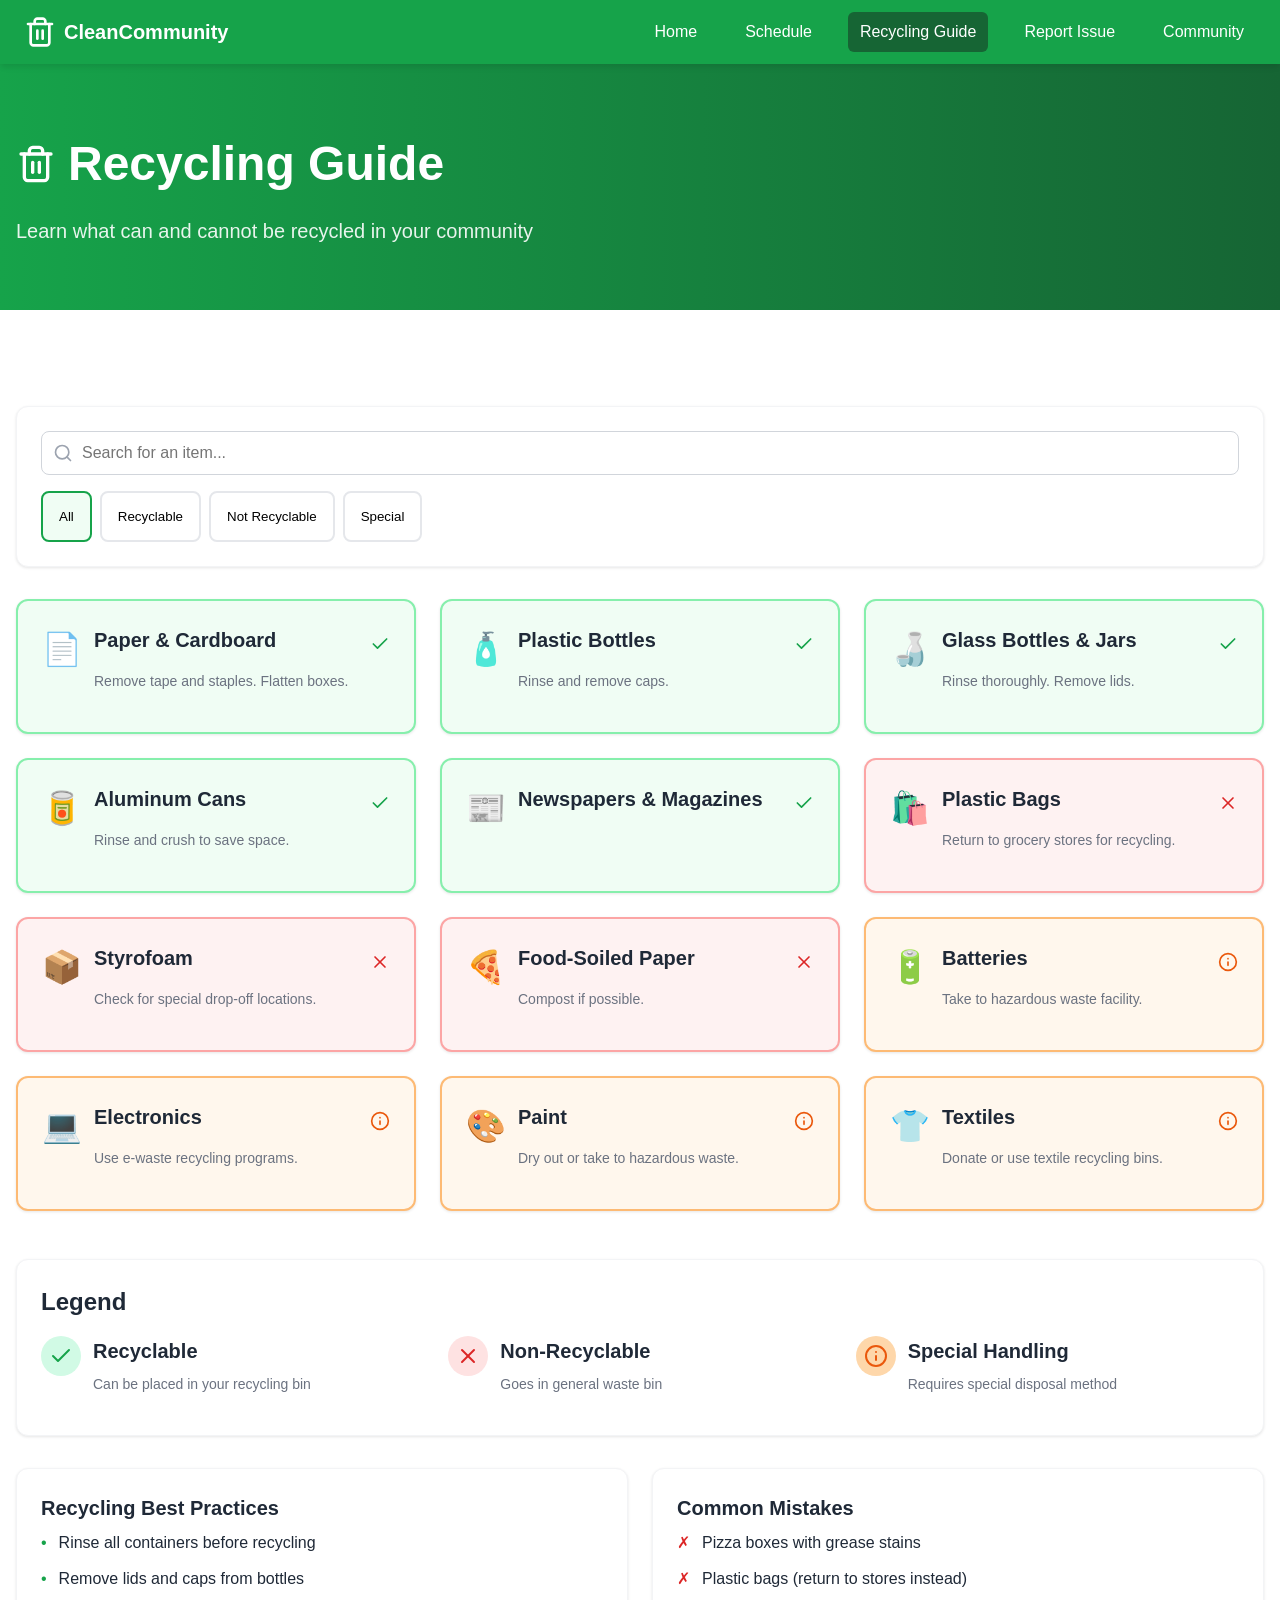
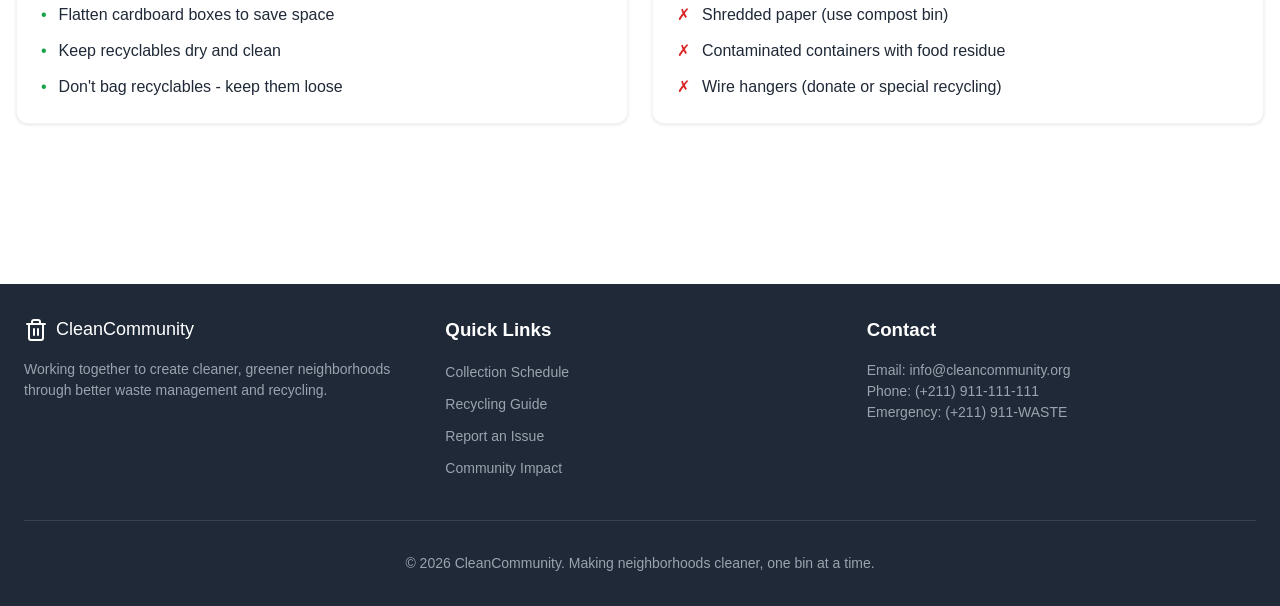
<file: recycling-guide.html>
<!DOCTYPE html>
<html lang="en">
<head>
    <meta charset="UTF-8">
    <meta name="viewport" content="width=device-width, initial-scale=1.0">
    <title>Recycling Guide - CleanCommunity</title>
    <link rel="stylesheet" href="styles.css">
</head>
<body>
    <!-- Header -->
    <header class="header">
        <div class="header-content">
            <a href="index.html" class="logo">
                <svg xmlns="http://www.w3.org/2000/svg" width="24" height="24" viewBox="0 0 24 24" fill="none" stroke="currentColor" stroke-width="2" stroke-linecap="round" stroke-linejoin="round"><path d="M3 6h18"></path><path d="M19 6v14c0 1-1 2-2 2H7c-1 0-2-1-2-2V6"></path><path d="M8 6V4c0-1 1-2 2-2h4c1 0 2 1 2 2v2"></path><line x1="10" y1="11" x2="10" y2="17"></line><line x1="14" y1="11" x2="14" y2="17"></line></svg>
                <span>CleanCommunity</span>
            </a>

            <nav class="nav-desktop">
                <a href="index.html" class="nav-link">Home</a>
                <a href="schedule.html" class="nav-link">Schedule</a>
                <a href="recycling-guide.html" class="nav-link active">Recycling Guide</a>
                <a href="report.html" class="nav-link">Report Issue</a>
                <a href="community.html" class="nav-link">Community</a>
            </nav>

            <button class="mobile-menu-btn" onclick="toggleMobileMenu()">
                <svg xmlns="http://www.w3.org/2000/svg" width="24" height="24" viewBox="0 0 24 24" fill="none" stroke="currentColor" stroke-width="2" stroke-linecap="round" stroke-linejoin="round"><line x1="3" y1="12" x2="21" y2="12"></line><line x1="3" y1="6" x2="21" y2="6"></line><line x1="3" y1="18" x2="21" y2="18"></line></svg>
            </button>
        </div>

        <nav id="mobile-menu" class="nav-mobile hidden">
            <a href="index.html" class="nav-link">Home</a>
            <a href="schedule.html" class="nav-link">Schedule</a>
            <a href="recycling-guide.html" class="nav-link active">Recycling Guide</a>
            <a href="report.html" class="nav-link">Report Issue</a>
            <a href="community.html" class="nav-link">Community</a>
        </nav>
    </header>

    <!-- Page Header -->
    <section class="page-header page-header-green">
        <div class="container">
            <div class="page-header-title">
                <svg xmlns="http://www.w3.org/2000/svg" width="40" height="40" viewBox="0 0 24 24" fill="none" stroke="currentColor" stroke-width="2" stroke-linecap="round" stroke-linejoin="round"><path d="M3 6h18"></path><path d="M19 6v14c0 1-1 2-2 2H7c-1 0-2-1-2-2V6"></path><path d="M8 6V4c0-1 1-2 2-2h4c1 0 2 1 2 2v2"></path><line x1="10" y1="11" x2="10" y2="17"></line><line x1="14" y1="11" x2="14" y2="17"></line></svg>
                <h1>Recycling Guide</h1>
            </div>
            <p>Learn what can and cannot be recycled in your community</p>
        </div>
    </section>

    <!-- Main Content -->
    <section class="section">
        <div class="container">
            <!-- Search and Filter -->
            <div class="card mb-8">
                <div style="display: flex; flex-direction: column; gap: 1rem;">
                    <div style="position: relative; flex: 1;">
                        <input 
                            type="text" 
                            id="searchInput"
                            placeholder="Search for an item..." 
                            class="form-input"
                            style="padding-left: 2.5rem;"
                            onkeyup="filterItems()">
                        <svg style="position: absolute; left: 0.75rem; top: 50%; transform: translateY(-50%); color: #9ca3af;" xmlns="http://www.w3.org/2000/svg" width="20" height="20" viewBox="0 0 24 24" fill="none" stroke="currentColor" stroke-width="2" stroke-linecap="round" stroke-linejoin="round"><circle cx="11" cy="11" r="8"></circle><path d="m21 21-4.35-4.35"></path></svg>
                    </div>
                    <div style="display: flex; gap: 0.5rem; flex-wrap: wrap;">
                        <button class="button-option active" onclick="filterCategory('all')" data-category="all">All</button>
                        <button class="button-option" onclick="filterCategory('recyclable')" data-category="recyclable">Recyclable</button>
                        <button class="button-option" onclick="filterCategory('non-recyclable')" data-category="non-recyclable">Not Recyclable</button>
                        <button class="button-option" onclick="filterCategory('special')" data-category="special">Special</button>
                    </div>
                </div>
            </div>

            <!-- Items Grid -->
            <div class="grid grid-3 mb-12" id="itemsGrid">
                <div class="card recyclable-item" data-category="recyclable" style="background-color: #f0fdf4; border: 2px solid #86efac;">
                    <div class="flex items-start gap-3">
                        <div style="font-size: 2rem;">📄</div>
                        <div style="flex: 1;">
                            <div class="flex items-center justify-between mb-2">
                                <h3>Paper & Cardboard</h3>
                                <svg xmlns="http://www.w3.org/2000/svg" width="20" height="20" viewBox="0 0 24 24" fill="none" stroke="currentColor" stroke-width="2" stroke-linecap="round" stroke-linejoin="round" style="color: #16a34a;"><polyline points="20 6 9 17 4 12"></polyline></svg>
                            </div>
                            <p class="text-sm text-gray-600">Remove tape and staples. Flatten boxes.</p>
                        </div>
                    </div>
                </div>

                <div class="card recyclable-item" data-category="recyclable" style="background-color: #f0fdf4; border: 2px solid #86efac;">
                    <div class="flex items-start gap-3">
                        <div style="font-size: 2rem;">🧴</div>
                        <div style="flex: 1;">
                            <div class="flex items-center justify-between mb-2">
                                <h3>Plastic Bottles</h3>
                                <svg xmlns="http://www.w3.org/2000/svg" width="20" height="20" viewBox="0 0 24 24" fill="none" stroke="currentColor" stroke-width="2" stroke-linecap="round" stroke-linejoin="round" style="color: #16a34a;"><polyline points="20 6 9 17 4 12"></polyline></svg>
                            </div>
                            <p class="text-sm text-gray-600">Rinse and remove caps.</p>
                        </div>
                    </div>
                </div>

                <div class="card recyclable-item" data-category="recyclable" style="background-color: #f0fdf4; border: 2px solid #86efac;">
                    <div class="flex items-start gap-3">
                        <div style="font-size: 2rem;">🍶</div>
                        <div style="flex: 1;">
                            <div class="flex items-center justify-between mb-2">
                                <h3>Glass Bottles & Jars</h3>
                                <svg xmlns="http://www.w3.org/2000/svg" width="20" height="20" viewBox="0 0 24 24" fill="none" stroke="currentColor" stroke-width="2" stroke-linecap="round" stroke-linejoin="round" style="color: #16a34a;"><polyline points="20 6 9 17 4 12"></polyline></svg>
                            </div>
                            <p class="text-sm text-gray-600">Rinse thoroughly. Remove lids.</p>
                        </div>
                    </div>
                </div>

                <div class="card recyclable-item" data-category="recyclable" style="background-color: #f0fdf4; border: 2px solid #86efac;">
                    <div class="flex items-start gap-3">
                        <div style="font-size: 2rem;">🥫</div>
                        <div style="flex: 1;">
                            <div class="flex items-center justify-between mb-2">
                                <h3>Aluminum Cans</h3>
                                <svg xmlns="http://www.w3.org/2000/svg" width="20" height="20" viewBox="0 0 24 24" fill="none" stroke="currentColor" stroke-width="2" stroke-linecap="round" stroke-linejoin="round" style="color: #16a34a;"><polyline points="20 6 9 17 4 12"></polyline></svg>
                            </div>
                            <p class="text-sm text-gray-600">Rinse and crush to save space.</p>
                        </div>
                    </div>
                </div>

                <div class="card recyclable-item" data-category="recyclable" style="background-color: #f0fdf4; border: 2px solid #86efac;">
                    <div class="flex items-start gap-3">
                        <div style="font-size: 2rem;">📰</div>
                        <div style="flex: 1;">
                            <div class="flex items-center justify-between mb-2">
                                <h3>Newspapers & Magazines</h3>
                                <svg xmlns="http://www.w3.org/2000/svg" width="20" height="20" viewBox="0 0 24 24" fill="none" stroke="currentColor" stroke-width="2" stroke-linecap="round" stroke-linejoin="round" style="color: #16a34a;"><polyline points="20 6 9 17 4 12"></polyline></svg>
                            </div>
                        </div>
                    </div>
                </div>

                <div class="card non-recyclable-item" data-category="non-recyclable" style="background-color: #fef2f2; border: 2px solid #fca5a5;">
                    <div class="flex items-start gap-3">
                        <div style="font-size: 2rem;">🛍️</div>
                        <div style="flex: 1;">
                            <div class="flex items-center justify-between mb-2">
                                <h3>Plastic Bags</h3>
                                <svg xmlns="http://www.w3.org/2000/svg" width="20" height="20" viewBox="0 0 24 24" fill="none" stroke="currentColor" stroke-width="2" stroke-linecap="round" stroke-linejoin="round" style="color: #dc2626;"><line x1="18" y1="6" x2="6" y2="18"></line><line x1="6" y1="6" x2="18" y2="18"></line></svg>
                            </div>
                            <p class="text-sm text-gray-600">Return to grocery stores for recycling.</p>
                        </div>
                    </div>
                </div>

                <div class="card non-recyclable-item" data-category="non-recyclable" style="background-color: #fef2f2; border: 2px solid #fca5a5;">
                    <div class="flex items-start gap-3">
                        <div style="font-size: 2rem;">📦</div>
                        <div style="flex: 1;">
                            <div class="flex items-center justify-between mb-2">
                                <h3>Styrofoam</h3>
                                <svg xmlns="http://www.w3.org/2000/svg" width="20" height="20" viewBox="0 0 24 24" fill="none" stroke="currentColor" stroke-width="2" stroke-linecap="round" stroke-linejoin="round" style="color: #dc2626;"><line x1="18" y1="6" x2="6" y2="18"></line><line x1="6" y1="6" x2="18" y2="18"></line></svg>
                            </div>
                            <p class="text-sm text-gray-600">Check for special drop-off locations.</p>
                        </div>
                    </div>
                </div>

                <div class="card non-recyclable-item" data-category="non-recyclable" style="background-color: #fef2f2; border: 2px solid #fca5a5;">
                    <div class="flex items-start gap-3">
                        <div style="font-size: 2rem;">🍕</div>
                        <div style="flex: 1;">
                            <div class="flex items-center justify-between mb-2">
                                <h3>Food-Soiled Paper</h3>
                                <svg xmlns="http://www.w3.org/2000/svg" width="20" height="20" viewBox="0 0 24 24" fill="none" stroke="currentColor" stroke-width="2" stroke-linecap="round" stroke-linejoin="round" style="color: #dc2626;"><line x1="18" y1="6" x2="6" y2="18"></line><line x1="6" y1="6" x2="18" y2="18"></line></svg>
                            </div>
                            <p class="text-sm text-gray-600">Compost if possible.</p>
                        </div>
                    </div>
                </div>

                <div class="card special-item" data-category="special" style="background-color: #fff7ed; border: 2px solid #fdba74;">
                    <div class="flex items-start gap-3">
                        <div style="font-size: 2rem;">🔋</div>
                        <div style="flex: 1;">
                            <div class="flex items-center justify-between mb-2">
                                <h3>Batteries</h3>
                                <svg xmlns="http://www.w3.org/2000/svg" width="20" height="20" viewBox="0 0 24 24" fill="none" stroke="currentColor" stroke-width="2" stroke-linecap="round" stroke-linejoin="round" style="color: #ea580c;"><circle cx="12" cy="12" r="10"></circle><line x1="12" y1="16" x2="12" y2="12"></line><line x1="12" y1="8" x2="12.01" y2="8"></line></svg>
                            </div>
                            <p class="text-sm text-gray-600">Take to hazardous waste facility.</p>
                        </div>
                    </div>
                </div>

                <div class="card special-item" data-category="special" style="background-color: #fff7ed; border: 2px solid #fdba74;">
                    <div class="flex items-start gap-3">
                        <div style="font-size: 2rem;">💻</div>
                        <div style="flex: 1;">
                            <div class="flex items-center justify-between mb-2">
                                <h3>Electronics</h3>
                                <svg xmlns="http://www.w3.org/2000/svg" width="20" height="20" viewBox="0 0 24 24" fill="none" stroke="currentColor" stroke-width="2" stroke-linecap="round" stroke-linejoin="round" style="color: #ea580c;"><circle cx="12" cy="12" r="10"></circle><line x1="12" y1="16" x2="12" y2="12"></line><line x1="12" y1="8" x2="12.01" y2="8"></line></svg>
                            </div>
                            <p class="text-sm text-gray-600">Use e-waste recycling programs.</p>
                        </div>
                    </div>
                </div>

                <div class="card special-item" data-category="special" style="background-color: #fff7ed; border: 2px solid #fdba74;">
                    <div class="flex items-start gap-3">
                        <div style="font-size: 2rem;">🎨</div>
                        <div style="flex: 1;">
                            <div class="flex items-center justify-between mb-2">
                                <h3>Paint</h3>
                                <svg xmlns="http://www.w3.org/2000/svg" width="20" height="20" viewBox="0 0 24 24" fill="none" stroke="currentColor" stroke-width="2" stroke-linecap="round" stroke-linejoin="round" style="color: #ea580c;"><circle cx="12" cy="12" r="10"></circle><line x1="12" y1="16" x2="12" y2="12"></line><line x1="12" y1="8" x2="12.01" y2="8"></line></svg>
                            </div>
                            <p class="text-sm text-gray-600">Dry out or take to hazardous waste.</p>
                        </div>
                    </div>
                </div>

                <div class="card special-item" data-category="special" style="background-color: #fff7ed; border: 2px solid #fdba74;">
                    <div class="flex items-start gap-3">
                        <div style="font-size: 2rem;">👕</div>
                        <div style="flex: 1;">
                            <div class="flex items-center justify-between mb-2">
                                <h3>Textiles</h3>
                                <svg xmlns="http://www.w3.org/2000/svg" width="20" height="20" viewBox="0 0 24 24" fill="none" stroke="currentColor" stroke-width="2" stroke-linecap="round" stroke-linejoin="round" style="color: #ea580c;"><circle cx="12" cy="12" r="10"></circle><line x1="12" y1="16" x2="12" y2="12"></line><line x1="12" y1="8" x2="12.01" y2="8"></line></svg>
                            </div>
                            <p class="text-sm text-gray-600">Donate or use textile recycling bins.</p>
                        </div>
                    </div>
                </div>
            </div>

            <!-- Legend -->
            <div class="card mb-8">
                <h2 class="mb-4">Legend</h2>
                <div class="grid grid-3">
                    <div class="flex items-start gap-3">
                        <div style="width: 2.5rem; height: 2.5rem; background-color: #d1fae5; border-radius: 50%; display: flex; align-items: center; justify-content: center;">
                            <svg xmlns="http://www.w3.org/2000/svg" width="24" height="24" viewBox="0 0 24 24" fill="none" stroke="currentColor" stroke-width="2" stroke-linecap="round" stroke-linejoin="round" style="color: #16a34a;"><polyline points="20 6 9 17 4 12"></polyline></svg>
                        </div>
                        <div>
                            <h3 class="mb-1">Recyclable</h3>
                            <p class="text-sm text-gray-600">Can be placed in your recycling bin</p>
                        </div>
                    </div>
                    <div class="flex items-start gap-3">
                        <div style="width: 2.5rem; height: 2.5rem; background-color: #fee2e2; border-radius: 50%; display: flex; align-items: center; justify-content: center;">
                            <svg xmlns="http://www.w3.org/2000/svg" width="24" height="24" viewBox="0 0 24 24" fill="none" stroke="currentColor" stroke-width="2" stroke-linecap="round" stroke-linejoin="round" style="color: #dc2626;"><line x1="18" y1="6" x2="6" y2="18"></line><line x1="6" y1="6" x2="18" y2="18"></line></svg>
                        </div>
                        <div>
                            <h3 class="mb-1">Non-Recyclable</h3>
                            <p class="text-sm text-gray-600">Goes in general waste bin</p>
                        </div>
                    </div>
                    <div class="flex items-start gap-3">
                        <div style="width: 2.5rem; height: 2.5rem; background-color: #fed7aa; border-radius: 50%; display: flex; align-items: center; justify-content: center;">
                            <svg xmlns="http://www.w3.org/2000/svg" width="24" height="24" viewBox="0 0 24 24" fill="none" stroke="currentColor" stroke-width="2" stroke-linecap="round" stroke-linejoin="round" style="color: #ea580c;"><circle cx="12" cy="12" r="10"></circle><line x1="12" y1="16" x2="12" y2="12"></line><line x1="12" y1="8" x2="12.01" y2="8"></line></svg>
                        </div>
                        <div>
                            <h3 class="mb-1">Special Handling</h3>
                            <p class="text-sm text-gray-600">Requires special disposal method</p>
                        </div>
                    </div>
                </div>
            </div>

            <!-- Tips -->
            <div class="grid grid-2 gap-8">
                <div class="card">
                    <h3 class="mb-4">Recycling Best Practices</h3>
                    <ul style="list-style: none; padding: 0;">
                        <li class="flex gap-3 mb-3"><span class="text-green-600">•</span><span>Rinse all containers before recycling</span></li>
                        <li class="flex gap-3 mb-3"><span class="text-green-600">•</span><span>Remove lids and caps from bottles</span></li>
                        <li class="flex gap-3 mb-3"><span class="text-green-600">•</span><span>Flatten cardboard boxes to save space</span></li>
                        <li class="flex gap-3 mb-3"><span class="text-green-600">•</span><span>Keep recyclables dry and clean</span></li>
                        <li class="flex gap-3"><span class="text-green-600">•</span><span>Don't bag recyclables - keep them loose</span></li>
                    </ul>
                </div>

                <div class="card">
                    <h3 class="mb-4">Common Mistakes</h3>
                    <ul style="list-style: none; padding: 0;">
                        <li class="flex gap-3 mb-3"><span class="text-red-600">✗</span><span>Pizza boxes with grease stains</span></li>
                        <li class="flex gap-3 mb-3"><span class="text-red-600">✗</span><span>Plastic bags (return to stores instead)</span></li>
                        <li class="flex gap-3 mb-3"><span class="text-red-600">✗</span><span>Shredded paper (use compost bin)</span></li>
                        <li class="flex gap-3 mb-3"><span class="text-red-600">✗</span><span>Contaminated containers with food residue</span></li>
                        <li class="flex gap-3"><span class="text-red-600">✗</span><span>Wire hangers (donate or special recycling)</span></li>
                    </ul>
                </div>
            </div>
        </div>
    </section>

    <!-- Footer -->
    <footer class="footer">
        <div class="footer-content">
            <div class="footer-grid">
                <div>
                    <div class="footer-logo">
                        <svg xmlns="http://www.w3.org/2000/svg" width="24" height="24" viewBox="0 0 24 24" fill="none" stroke="currentColor" stroke-width="2" stroke-linecap="round" stroke-linejoin="round"><path d="M3 6h18"></path><path d="M19 6v14c0 1-1 2-2 2H7c-1 0-2-1-2-2V6"></path><path d="M8 6V4c0-1 1-2 2-2h4c1 0 2 1 2 2v2"></path><line x1="10" y1="11" x2="10" y2="17"></line><line x1="14" y1="11" x2="14" y2="17"></line></svg>
                        <span>CleanCommunity</span>
                    </div>
                    <p>Working together to create cleaner, greener neighborhoods through better waste management and recycling.</p>
                </div>
                <div>
                    <h3>Quick Links</h3>
                    <ul>
                        <li><a href="schedule.html">Collection Schedule</a></li>
                        <li><a href="recycling-guide.html">Recycling Guide</a></li>
                        <li><a href="report.html">Report an Issue</a></li>
                        <li><a href="community.html">Community Impact</a></li>
                    </ul>
                </div>
                <div>
                    <h3>Contact</h3>
                    <p>
                        Email: info@cleancommunity.org<br>
                        Phone: (+211) 911-111-111<br>
                        Emergency: (+211) 911-WASTE
                    </p>
                </div>
            </div>
            <div class="footer-bottom">
                © 2026 CleanCommunity. Making neighborhoods cleaner, one bin at a time.
            </div>
        </div>
    </footer>

    <script>
        function toggleMobileMenu() {
            const mobileMenu = document.getElementById('mobile-menu');
            mobileMenu.classList.toggle('hidden');
        }

        let currentCategory = 'all';

        function filterCategory(category) {
            currentCategory = category;
            const buttons = document.querySelectorAll('[data-category]');
            buttons.forEach(btn => {
                if (btn.getAttribute('data-category') === category) {
                    btn.classList.add('active');
                } else {
                    btn.classList.remove('active');
                }
            });
            filterItems();
        }

        function filterItems() {
            const searchTerm = document.getElementById('searchInput').value.toLowerCase();
            const items = document.querySelectorAll('.card[data-category]');
            
            items.forEach(item => {
                const itemCategory = item.getAttribute('data-category');
                const itemText = item.textContent.toLowerCase();
                const matchesCategory = currentCategory === 'all' || itemCategory === currentCategory;
                const matchesSearch = itemText.includes(searchTerm);
                
                if (matchesCategory && matchesSearch) {
                    item.style.display = 'block';
                } else {
                    item.style.display = 'none';
                }
            });
        }
    </script>
</body>
</html>
</file>
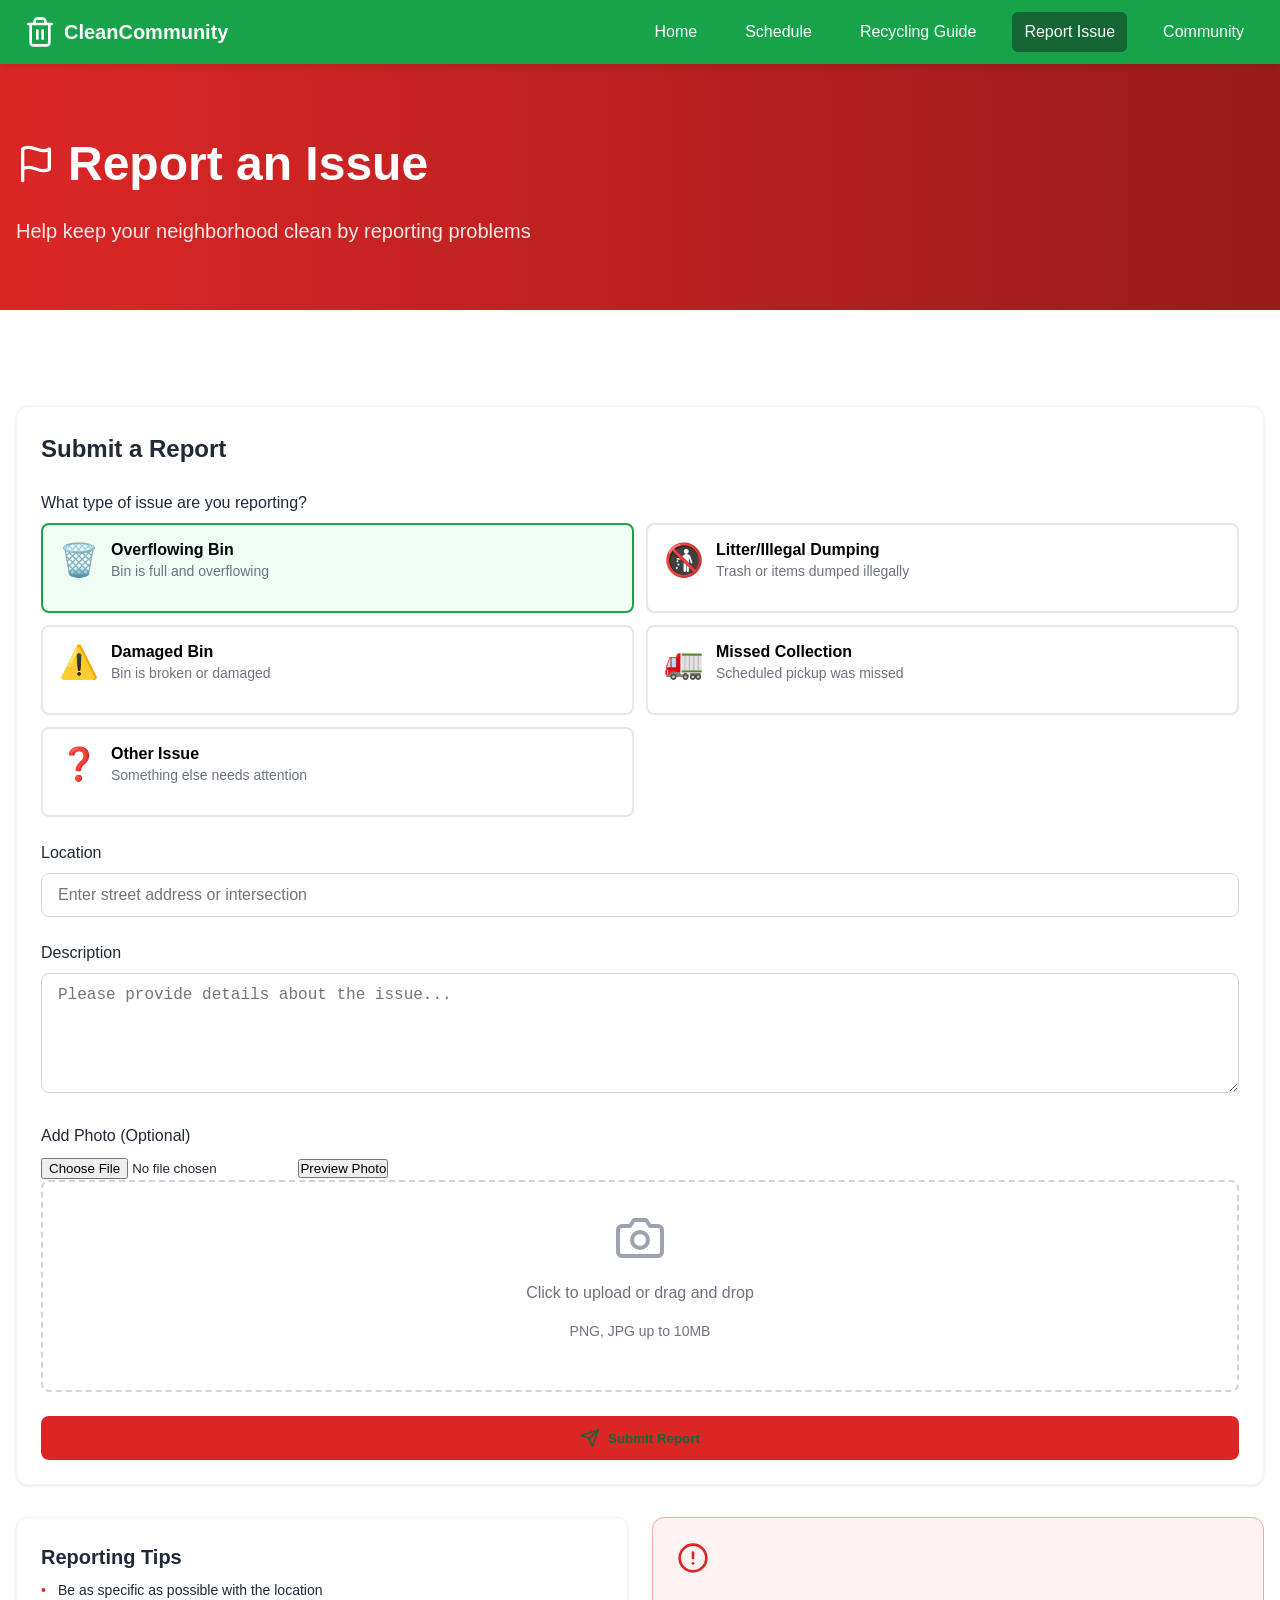
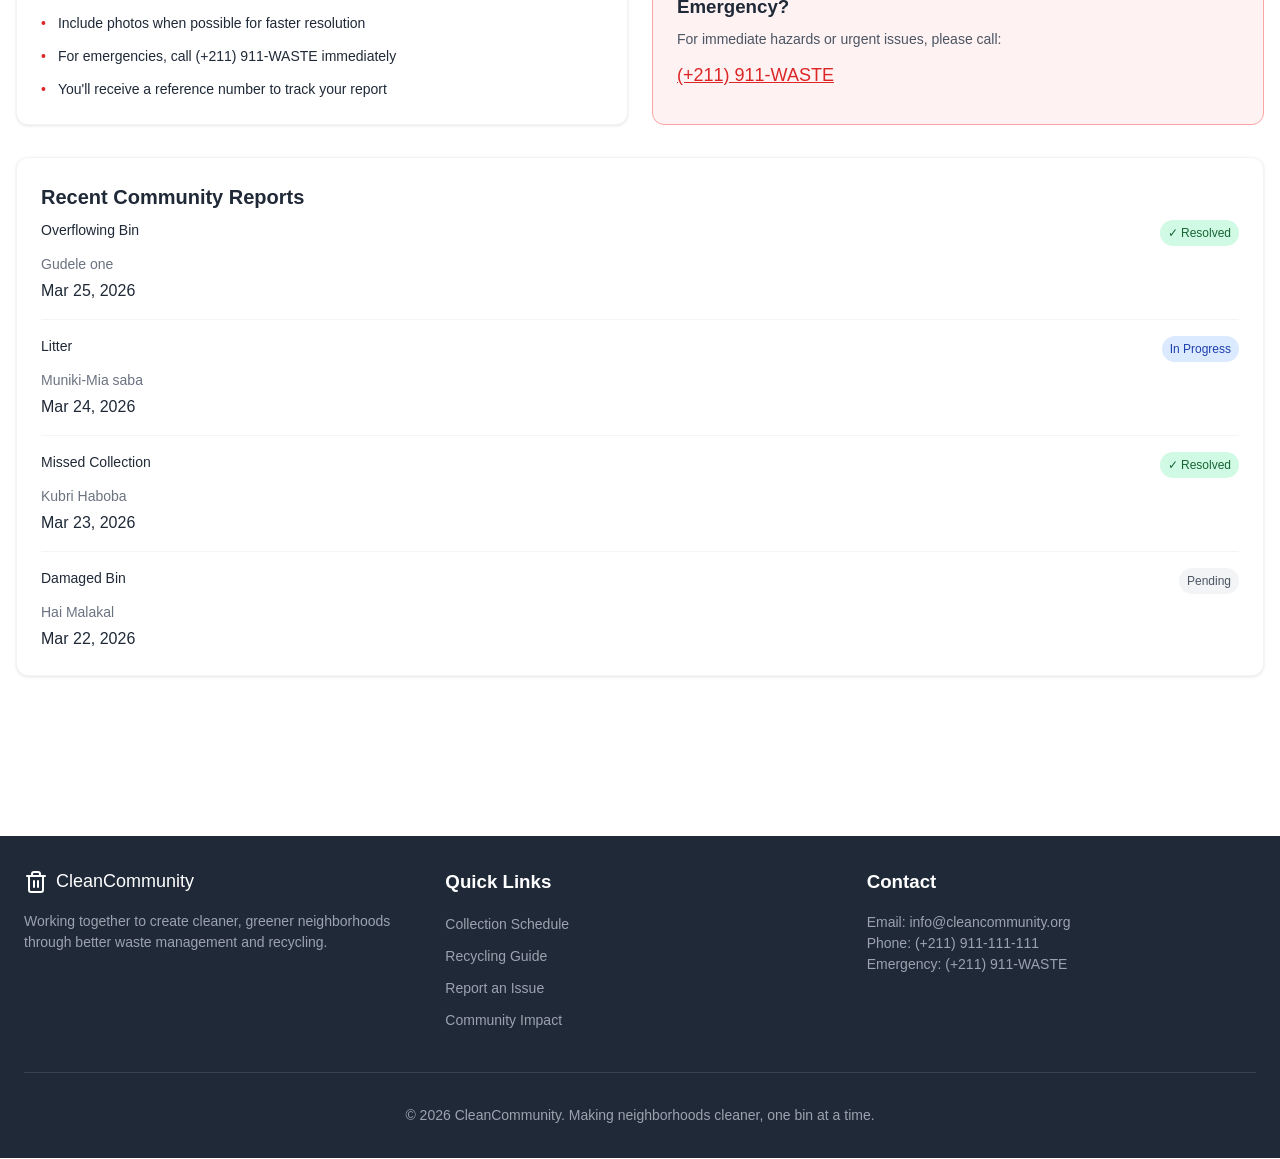
<file: report.html>
<!DOCTYPE html>
<html lang="en">
<head>
    <meta charset="UTF-8">
    <meta name="viewport" content="width=device-width, initial-scale=1.0">
    <title>Report an Issue - CleanCommunity</title>
    <link rel="stylesheet" href="styles.css">
</head>
<body>
    <!-- Header -->
    <header class="header">
        <div class="header-content">
            <a href="index.html" class="logo">
                <svg xmlns="http://www.w3.org/2000/svg" width="24" height="24" viewBox="0 0 24 24" fill="none" stroke="currentColor" stroke-width="2" stroke-linecap="round" stroke-linejoin="round"><path d="M3 6h18"></path><path d="M19 6v14c0 1-1 2-2 2H7c-1 0-2-1-2-2V6"></path><path d="M8 6V4c0-1 1-2 2-2h4c1 0 2 1 2 2v2"></path><line x1="10" y1="11" x2="10" y2="17"></line><line x1="14" y1="11" x2="14" y2="17"></line></svg>
                <span>CleanCommunity</span>
            </a>

            <nav class="nav-desktop">
                <a href="index.html" class="nav-link">Home</a>
                <a href="schedule.html" class="nav-link">Schedule</a>
                <a href="recycling-guide.html" class="nav-link">Recycling Guide</a>
                <a href="report.html" class="nav-link active">Report Issue</a>
                <a href="community.html" class="nav-link">Community</a>
            </nav>

            <button class="mobile-menu-btn" onclick="toggleMobileMenu()">
                <svg xmlns="http://www.w3.org/2000/svg" width="24" height="24" viewBox="0 0 24 24" fill="none" stroke="currentColor" stroke-width="2" stroke-linecap="round" stroke-linejoin="round"><line x1="3" y1="12" x2="21" y2="12"></line><line x1="3" y1="6" x2="21" y2="6"></line><line x1="3" y1="18" x2="21" y2="18"></line></svg>
            </button>
        </div>

        <nav id="mobile-menu" class="nav-mobile hidden">
            <a href="index.html" class="nav-link">Home</a>
            <a href="schedule.html" class="nav-link">Schedule</a>
            <a href="recycling-guide.html" class="nav-link">Recycling Guide</a>
            <a href="report.html" class="nav-link active">Report Issue</a>
            <a href="community.html" class="nav-link">Community</a>
        </nav>
    </header>

    <!-- Page Header -->
    <section class="page-header page-header-red">
        <div class="container">
            <div class="page-header-title">
                <svg xmlns="http://www.w3.org/2000/svg" width="40" height="40" viewBox="0 0 24 24" fill="none" stroke="currentColor" stroke-width="2" stroke-linecap="round" stroke-linejoin="round"><path d="M4 15s1-1 4-1 5 2 8 2 4-1 4-1V3s-1 1-4 1-5-2-8-2-4 1-4 1z"></path><line x1="4" y1="22" x2="4" y2="15"></line></svg>
                <h1>Report an Issue</h1>
            </div>
            <p>Help keep your neighborhood clean by reporting problems</p>
        </div>
    </section>

    <!-- Main Content -->
    <section class="section">
        <div class="container">
            <div style="display: grid; gap: 2rem;">
                <div style="grid-column: 1 / -1;">
                    <div class="card">
                        <h2 class="mb-6">Submit a Report</h2>

                        <div id="successMessage" class="hidden" style="background-color: #d1fae5; border: 2px solid #86efac; border-radius: 0.5rem; padding: 2rem; text-align: center;">
                            <svg style="width: 4rem; height: 4rem; color: #16a34a; margin: 0 auto 1rem;" xmlns="http://www.w3.org/2000/svg" viewBox="0 0 24 24" fill="none" stroke="currentColor" stroke-width="2" stroke-linecap="round" stroke-linejoin="round"><path d="M22 11.08V12a10 10 0 1 1-5.93-9.14"></path><polyline points="22 4 12 14.01 9 11.01"></polyline></svg>
                            <h3 class="text-2xl mb-2">Report Submitted!</h3>
                            <p class="text-gray-600 mb-4">Thank you for helping keep our community clean. We'll address this issue promptly.</p>
                            <p class="text-sm text-gray-500">Reference number: #<span id="refNumber"></span></p>
                        </div>

                        <form id="reportForm" onsubmit="submitReport(event)">
                            <!-- Issue Type -->
                            <div class="form-group">
                                <label class="form-label">What type of issue are you reporting?</label>
                                <div class="button-grid">
                                    <button type="button" class="button-option active" data-issue="overflowing" onclick="selectIssue('overflowing')">
                                        <div class="button-option-content">
                                            <div class="button-option-icon">🗑️</div>
                                            <div class="button-option-text">
                                                <h3>Overflowing Bin</h3>
                                                <p>Bin is full and overflowing</p>
                                            </div>
                                        </div>
                                    </button>

                                    <button type="button" class="button-option" data-issue="litter" onclick="selectIssue('litter')">
                                        <div class="button-option-content">
                                            <div class="button-option-icon">🚯</div>
                                            <div class="button-option-text">
                                                <h3>Litter/Illegal Dumping</h3>
                                                <p>Trash or items dumped illegally</p>
                                            </div>
                                        </div>
                                    </button>

                                    <button type="button" class="button-option" data-issue="damaged" onclick="selectIssue('damaged')">
                                        <div class="button-option-content">
                                            <div class="button-option-icon">⚠️</div>
                                            <div class="button-option-text">
                                                <h3>Damaged Bin</h3>
                                                <p>Bin is broken or damaged</p>
                                            </div>
                                        </div>
                                    </button>

                                    <button type="button" class="button-option" data-issue="missed" onclick="selectIssue('missed')">
                                        <div class="button-option-content">
                                            <div class="button-option-icon">🚛</div>
                                            <div class="button-option-text">
                                                <h3>Missed Collection</h3>
                                                <p>Scheduled pickup was missed</p>
                                            </div>
                                        </div>
                                    </button>

                                    <button type="button" class="button-option" data-issue="other" onclick="selectIssue('other')">
                                        <div class="button-option-content">
                                            <div class="button-option-icon">❓</div>
                                            <div class="button-option-text">
                                                <h3>Other Issue</h3>
                                                <p>Something else needs attention</p>
                                            </div>
                                        </div>
                                    </button>
                                </div>
                                <input type="hidden" id="issueType" name="issueType" value="overflowing">
                            </div>

                            <!-- Location -->
                            <div class="form-group">
                                <label for="location" class="form-label">Location</label>
                                <input type="text" id="location" name="location" class="form-input" placeholder="Enter street address or intersection" required>
                            </div>

                            <!-- Description -->
                            <div class="form-group">
                                <label for="description" class="form-label">Description</label>
                                <textarea id="description" name="description" class="form-textarea" rows="5" placeholder="Please provide details about the issue..." required></textarea>
                            </div>

                            <!-- Photo Upload -->
                            <div class="form-group">
                                <label class="form-label">Add Photo (Optional)</label>
                                <input type="file" id="photo" accept="image/*">
                                <button type="button" onclick="previewphoto()">Preview Photo</button>
                                <div style="border: 2px dashed #d1d5db; border-radius: 0.5rem; padding: 2rem; text-align: center; cursor: pointer; transition: border-color 0.2s;" onmouseover="this.style.borderColor='#9ca3af'" onmouseout="this.style.borderColor='#d1d5db'">
                                    <svg style="width: 3rem; height: 3rem; color: #9ca3af; margin: 0 auto 0.75rem;" xmlns="http://www.w3.org/2000/svg" viewBox="0 0 24 24" fill="none" stroke="currentColor" stroke-width="2" stroke-linecap="round" stroke-linejoin="round"><path d="M23 19a2 2 0 0 1-2 2H3a2 2 0 0 1-2-2V8a2 2 0 0 1 2-2h4l2-3h6l2 3h4a2 2 0 0 1 2 2z"></path><circle cx="12" cy="13" r="4"></circle></svg>
                                    <p class="text-gray-600 mb-1">Click to upload or drag and drop</p>
                                    <p class="text-sm text-gray-500">PNG, JPG up to 10MB</p>
                                </div>
                            </div>

                            <!-- Submit Button -->
                            <button type="submit" class="btn-primary w-full" style="background-color: #dc2626; justify-content: center;">
                                <svg xmlns="http://www.w3.org/2000/svg" width="20" height="20" viewBox="0 0 24 24" fill="none" stroke="currentColor" stroke-width="2" stroke-linecap="round" stroke-linejoin="round"><line x1="22" y1="2" x2="11" y2="13"></line><polygon points="22 2 15 22 11 13 2 9 22 2"></polygon></svg>
                                Submit Report
                            </button>
                        </form>
                    </div>
                </div>
            </div>

            <!-- Two Column Layout for Sidebar Content -->
            <div class="grid grid-2 mt-8 gap-8">
                <!-- Reporting Tips -->
                <div class="card">
                    <h3 class="mb-4">Reporting Tips</h3>
                    <ul style="list-style: none; padding: 0;">
                        <li class="flex gap-3 mb-3 text-sm">
                            <span class="text-red-600">•</span>
                            <span>Be as specific as possible with the location</span>
                        </li>
                        <li class="flex gap-3 mb-3 text-sm">
                            <span class="text-red-600">•</span>
                            <span>Include photos when possible for faster resolution</span>
                        </li>
                        <li class="flex gap-3 mb-3 text-sm">
                            <span class="text-red-600">•</span>
                            <span>For emergencies, call (+211) 911-WASTE immediately</span>
                        </li>
                        <li class="flex gap-3 text-sm">
                            <span class="text-red-600">•</span>
                            <span>You'll receive a reference number to track your report</span>
                        </li>
                    </ul>
                </div>

                <!-- Emergency Contact -->
                <div style="background-color: #fef2f2; border: 1px solid #fca5a5; border-radius: 0.75rem; padding: 1.5rem;">
                    <svg style="width: 2rem; height: 2rem; color: #dc2626; margin-bottom: 0.75rem;" xmlns="http://www.w3.org/2000/svg" viewBox="0 0 24 24" fill="none" stroke="currentColor" stroke-width="2" stroke-linecap="round" stroke-linejoin="round"><circle cx="12" cy="12" r="10"></circle><line x1="12" y1="8" x2="12" y2="12"></line><line x1="12" y1="16" x2="12.01" y2="16"></line></svg>
                    <h3 class="mb-2">Emergency?</h3>
                    <p class="text-sm text-gray-700 mb-3">For immediate hazards or urgent issues, please call:</p>
                    <a href="tel:555-911-9278" class="text-lg text-red-600">(+211) 911-WASTE</a>
                </div>
            </div>

            <!-- Recent Reports -->
            <div class="card mt-8">
                <h3 class="mb-4">Recent Community Reports</h3>
                <div style="display: grid; gap: 1rem;">
                    <div style="border-bottom: 1px solid #f3f4f6; padding-bottom: 1rem;">
                        <div class="flex items-start justify-between mb-2">
                            <div class="text-sm">Overflowing Bin</div>
                            <span class="badge badge-green">✓ Resolved</span>
                        </div>
                        <div class="text-sm text-gray-600">Gudele one</div>
                        <div class="text-xs text-gray-500 mt-1">Mar 25, 2026</div>
                    </div>

                    <div style="border-bottom: 1px solid #f3f4f6; padding-bottom: 1rem;">
                        <div class="flex items-start justify-between mb-2">
                            <div class="text-sm">Litter</div>
                            <span class="badge badge-blue">In Progress</span>
                        </div>
                        <div class="text-sm text-gray-600">Muniki-Mia saba</div>
                        <div class="text-xs text-gray-500 mt-1">Mar 24, 2026</div>
                    </div>

                    <div style="border-bottom: 1px solid #f3f4f6; padding-bottom: 1rem;">
                        <div class="flex items-start justify-between mb-2">
                            <div class="text-sm">Missed Collection</div>
                            <span class="badge badge-green">✓ Resolved</span>
                        </div>
                        <div class="text-sm text-gray-600">Kubri Haboba</div>
                        <div class="text-xs text-gray-500 mt-1">Mar 23, 2026</div>
                    </div>

                    <div style="padding-bottom: 0;">
                        <div class="flex items-start justify-between mb-2">
                            <div class="text-sm">Damaged Bin</div>
                            <span class="badge badge-gray">Pending</span>
                        </div>
                        <div class="text-sm text-gray-600">Hai Malakal</div>
                        <div class="text-xs text-gray-500 mt-1">Mar 22, 2026</div>
                    </div>
                </div>
            </div>
        </div>
    </section>

    <!-- Footer -->
    <footer class="footer">
        <div class="footer-content">
            <div class="footer-grid">
                <div>
                    <div class="footer-logo">
                        <svg xmlns="http://www.w3.org/2000/svg" width="24" height="24" viewBox="0 0 24 24" fill="none" stroke="currentColor" stroke-width="2" stroke-linecap="round" stroke-linejoin="round"><path d="M3 6h18"></path><path d="M19 6v14c0 1-1 2-2 2H7c-1 0-2-1-2-2V6"></path><path d="M8 6V4c0-1 1-2 2-2h4c1 0 2 1 2 2v2"></path><line x1="10" y1="11" x2="10" y2="17"></line><line x1="14" y1="11" x2="14" y2="17"></line></svg>
                        <span>CleanCommunity</span>
                    </div>
                    <p>Working together to create cleaner, greener neighborhoods through better waste management and recycling.</p>
                </div>
                <div>
                    <h3>Quick Links</h3>
                    <ul>
                        <li><a href="schedule.html">Collection Schedule</a></li>
                        <li><a href="recycling-guide.html">Recycling Guide</a></li>
                        <li><a href="report.html">Report an Issue</a></li>
                        <li><a href="community.html">Community Impact</a></li>
                    </ul>
                </div>
                <div>
                    <h3>Contact</h3>
                    <p>
                        Email: info@cleancommunity.org<br>
                        Phone: (+211) 911-111-111<br>
                        Emergency: (+211) 911-WASTE
                    </p>
                </div>
            </div>
            <div class="footer-bottom">
                © 2026 CleanCommunity. Making neighborhoods cleaner, one bin at a time.
            </div>
        </div>
    </footer>

    <script>
        function toggleMobileMenu() {
            const mobileMenu = document.getElementById('mobile-menu');
            mobileMenu.classList.toggle('hidden');
        }

        let selectedIssue = 'overflowing';

        function selectIssue(issue) {
            selectedIssue = issue;
            const buttons = document.querySelectorAll('[data-issue]');
            buttons.forEach(btn => {
                if (btn.getAttribute('data-issue') === issue) {
                    btn.classList.add('active');
                } else {
                    btn.classList.remove('active');
                }
            });
            document.getElementById('issueType').value = issue;
           
        }

        
        function submitReport(event) {
            event.preventDefault();
            
            // Generate random reference number
            const refNum = Math.floor(Math.random() * 10000);
            document.getElementById('refNumber').textContent = 'REP' + refNum;
            
            // Hide form and show success message
            document.getElementById('reportForm').classList.add('hidden');
            document.getElementById('successMessage').classList.remove('hidden');
            
            // Reset form after 5 seconds
            setTimeout(() => {
                document.getElementById('reportForm').classList.remove('hidden');
                document.getElementById('successMessage').classList.add('hidden');
                document.getElementById('reportForm').reset();
                selectIssue('overflowing');
            }, 5000);
        }
    </script>
</body>
</html>
</file>
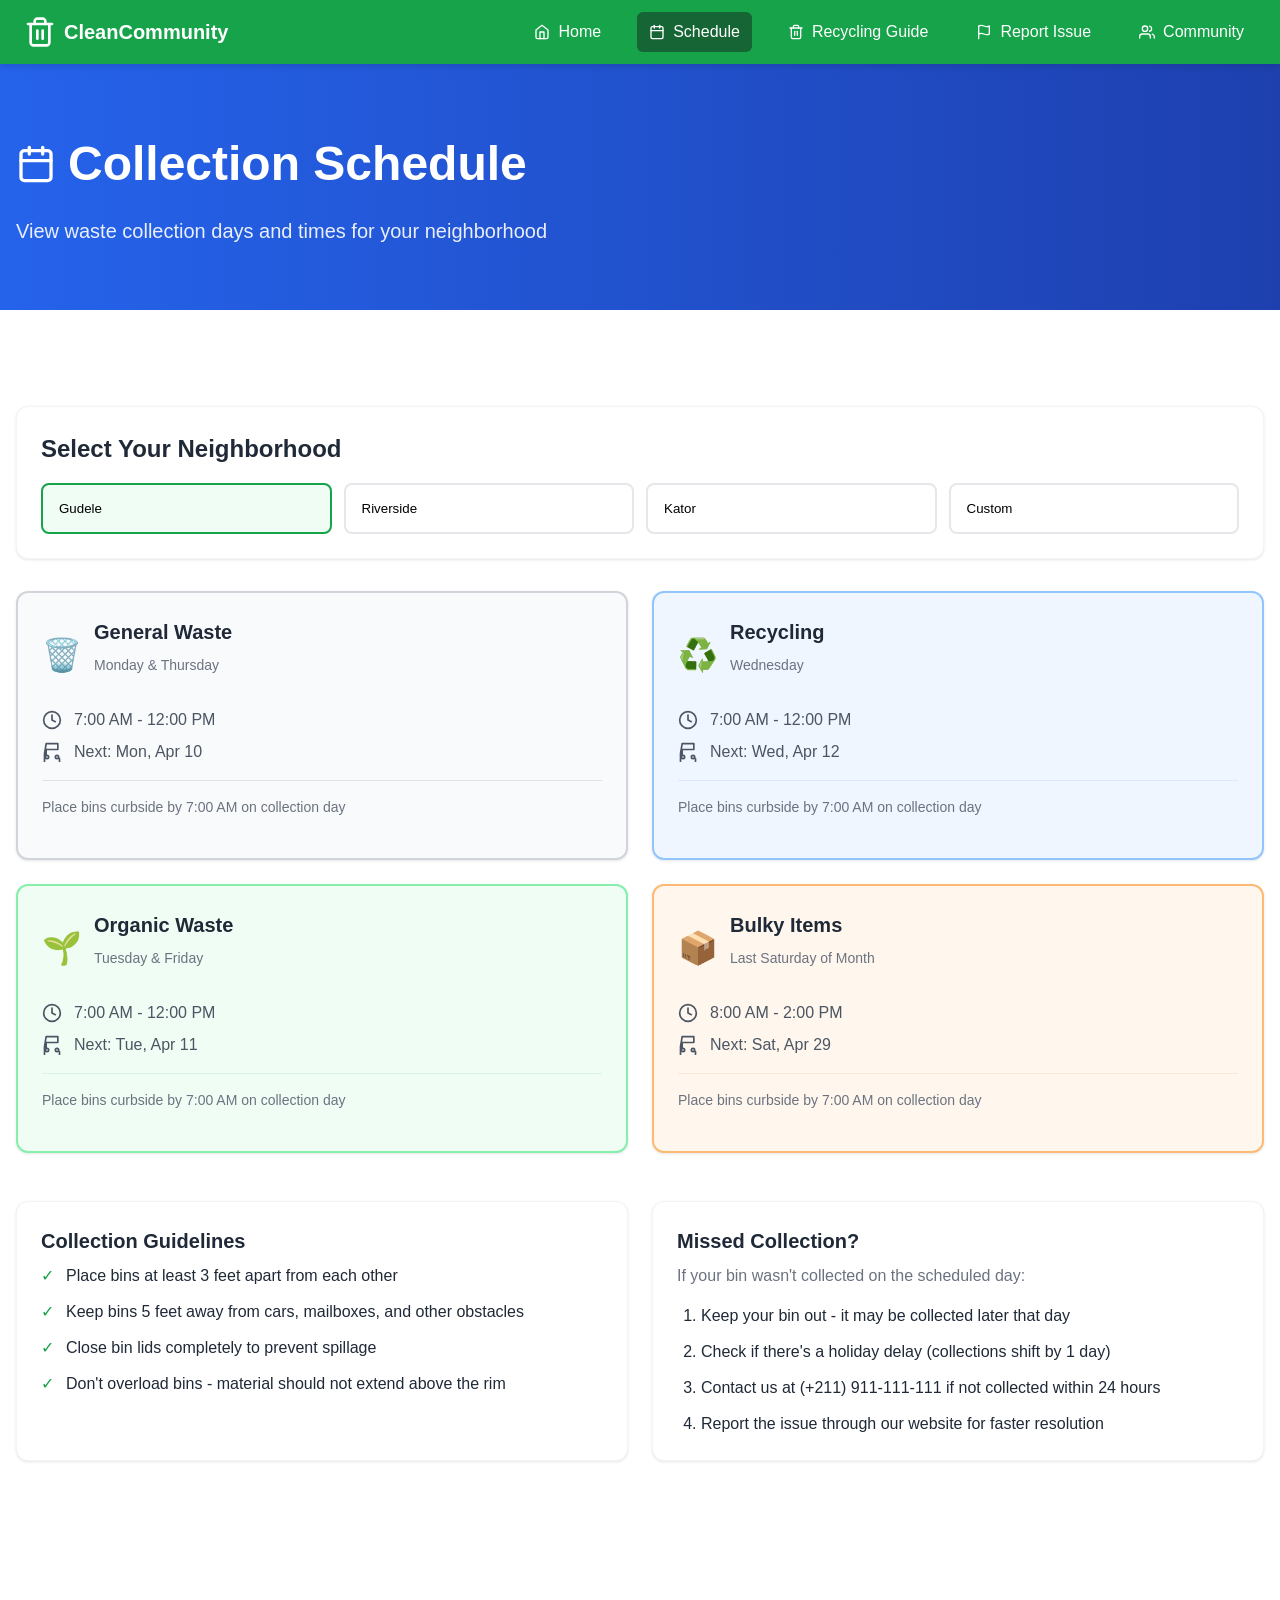
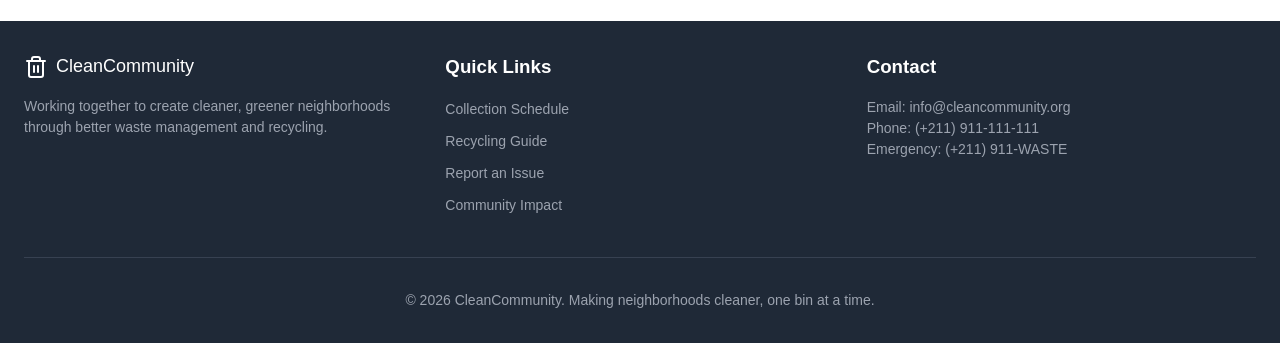
<file: schedule.html>
<!DOCTYPE html>
<html lang="en">
<head>
    <meta charset="UTF-8">
    <meta name="viewport" content="width=device-width, initial-scale=1.0">
    <title>Collection Schedule - CleanCommunity</title>
    <link rel="stylesheet" href="styles.css">
</head>
<body>
    <!-- Header -->
    <header class="header">
        <div class="header-content">
            <a href="index.html" class="logo">
                <svg xmlns="http://www.w3.org/2000/svg" width="24" height="24" viewBox="0 0 24 24" fill="none" stroke="currentColor" stroke-width="2" stroke-linecap="round" stroke-linejoin="round"><path d="M3 6h18"></path><path d="M19 6v14c0 1-1 2-2 2H7c-1 0-2-1-2-2V6"></path><path d="M8 6V4c0-1 1-2 2-2h4c1 0 2 1 2 2v2"></path><line x1="10" y1="11" x2="10" y2="17"></line><line x1="14" y1="11" x2="14" y2="17"></line></svg>
                <span>CleanCommunity</span>
            </a>

            <nav class="nav-desktop">
                <a href="index.html" class="nav-link">
                    <svg xmlns="http://www.w3.org/2000/svg" width="16" height="16" viewBox="0 0 24 24" fill="none" stroke="currentColor" stroke-width="2" stroke-linecap="round" stroke-linejoin="round"><path d="M3 9l9-7 9 7v11a2 2 0 0 1-2 2H5a2 2 0 0 1-2-2z"></path><polyline points="9 22 9 12 15 12 15 22"></polyline></svg>
                    Home
                </a>
                <a href="schedule.html" class="nav-link active">
                    <svg xmlns="http://www.w3.org/2000/svg" width="16" height="16" viewBox="0 0 24 24" fill="none" stroke="currentColor" stroke-width="2" stroke-linecap="round" stroke-linejoin="round"><rect x="3" y="4" width="18" height="18" rx="2" ry="2"></rect><line x1="16" y1="2" x2="16" y2="6"></line><line x1="8" y1="2" x2="8" y2="6"></line><line x1="3" y1="10" x2="21" y2="10"></line></svg>
                    Schedule
                </a>
                <a href="recycling-guide.html" class="nav-link">
                    <svg xmlns="http://www.w3.org/2000/svg" width="16" height="16" viewBox="0 0 24 24" fill="none" stroke="currentColor" stroke-width="2" stroke-linecap="round" stroke-linejoin="round"><path d="M3 6h18"></path><path d="M19 6v14c0 1-1 2-2 2H7c-1 0-2-1-2-2V6"></path><path d="M8 6V4c0-1 1-2 2-2h4c1 0 2 1 2 2v2"></path><line x1="10" y1="11" x2="10" y2="17"></line><line x1="14" y1="11" x2="14" y2="17"></line></svg>
                    Recycling Guide
                </a>
                <a href="report.html" class="nav-link">
                    <svg xmlns="http://www.w3.org/2000/svg" width="16" height="16" viewBox="0 0 24 24" fill="none" stroke="currentColor" stroke-width="2" stroke-linecap="round" stroke-linejoin="round"><path d="M4 15s1-1 4-1 5 2 8 2 4-1 4-1V3s-1 1-4 1-5-2-8-2-4 1-4 1z"></path><line x1="4" y1="22" x2="4" y2="15"></line></svg>
                    Report Issue
                </a>
                <a href="community.html" class="nav-link">
                    <svg xmlns="http://www.w3.org/2000/svg" width="16" height="16" viewBox="0 0 24 24" fill="none" stroke="currentColor" stroke-width="2" stroke-linecap="round" stroke-linejoin="round"><path d="M17 21v-2a4 4 0 0 0-4-4H5a4 4 0 0 0-4 4v2"></path><circle cx="9" cy="7" r="4"></circle><path d="M23 21v-2a4 4 0 0 0-3-3.87"></path><path d="M16 3.13a4 4 0 0 1 0 7.75"></path></svg>
                    Community
                </a>
            </nav>

            <button class="mobile-menu-btn" onclick="toggleMobileMenu()">
                <svg xmlns="http://www.w3.org/2000/svg" width="24" height="24" viewBox="0 0 24 24" fill="none" stroke="currentColor" stroke-width="2" stroke-linecap="round" stroke-linejoin="round"><line x1="3" y1="12" x2="21" y2="12"></line><line x1="3" y1="6" x2="21" y2="6"></line><line x1="3" y1="18" x2="21" y2="18"></line></svg>
            </button>
        </div>

        <nav id="mobile-menu" class="nav-mobile hidden">
            <a href="index.html" class="nav-link">Home</a>
            <a href="schedule.html" class="nav-link active">Schedule</a>
            <a href="recycling-guide.html" class="nav-link">Recycling Guide</a>
            <a href="report.html" class="nav-link">Report Issue</a>
            <a href="community.html" class="nav-link">Community</a>
        </nav>
    </header>

    <!-- Page Header -->
    <section class="page-header page-header-blue">
        <div class="container">
            <div class="page-header-title">
                <svg xmlns="http://www.w3.org/2000/svg" width="40" height="40" viewBox="0 0 24 24" fill="none" stroke="currentColor" stroke-width="2" stroke-linecap="round" stroke-linejoin="round"><rect x="3" y="4" width="18" height="18" rx="2" ry="2"></rect><line x1="16" y1="2" x2="16" y2="6"></line><line x1="8" y1="2" x2="8" y2="6"></line><line x1="3" y1="10" x2="21" y2="10"></line></svg>
                <h1>Collection Schedule</h1>
            </div>
            <p>View waste collection days and times for your neighborhood</p>
        </div>
    </section>

    <!-- Main Content -->
    <section class="section">
        <div class="container">
            <!-- Neighborhood Selector -->
            <div class="card mb-8">
                <h2 class="mb-4">Select Your Neighborhood</h2>
                <div class="button-grid" style="grid-template-columns: repeat(auto-fit, minmax(150px, 1fr));">
                    <button class="button-option active" onclick="selectNeighborhood('Gudele')">Gudele</button>
                    <button class="button-option" onclick="selectNeighborhood('riverside')">Riverside</button>
                    <button class="button-option" onclick="selectNeighborhood('kator')">Kator</button>
                    <button class="button-option" onclick="selectNeighborhood('custom')">Custom</button>
                </div>
            </div>

            <!-- Schedule Cards -->
            <div class="grid grid-2 mb-12">
                <div class="card" style="background-color: #f9fafb; border: 2px solid #d1d5db;">
                    <div class="flex items-center justify-between mb-4">
                        <div class="flex items-center gap-3">
                            <div style="font-size: 2rem;">🗑️</div>
                            <div>
                                <h3>General Waste</h3>
                                <p class="text-sm text-gray-600">Monday & Thursday</p>
                            </div>
                        </div>
                    </div>
                    <div class="mb-3">
                        <div class="flex items-center gap-3 text-gray-700 mb-2">
                            <svg xmlns="http://www.w3.org/2000/svg" width="20" height="20" viewBox="0 0 24 24" fill="none" stroke="currentColor" stroke-width="2" stroke-linecap="round" stroke-linejoin="round"><circle cx="12" cy="12" r="10"></circle><polyline points="12 6 12 12 16 14"></polyline></svg>
                            <span>7:00 AM - 12:00 PM</span>
                        </div>
                        <div class="flex items-center gap-3 text-gray-700">
                            <svg xmlns="http://www.w3.org/2000/svg" width="20" height="20" viewBox="0 0 24 24" fill="none" stroke="currentColor" stroke-width="2" stroke-linecap="round" stroke-linejoin="round"><path d="M5 16V9h14V2H5L3 14v10a2 2 0 0 0 2 2h14a2 2 0 0 0 2-2v-4"></path><circle cx="18" cy="18" r="2"></circle><circle cx="6" cy="18" r="2"></circle></svg>
                            <span>Next: Mon, Apr 10</span>
                        </div>
                    </div>
                    <div style="margin-top: 1rem; padding-top: 1rem; border-top: 1px solid rgba(0,0,0,0.1);">
                        <p class="text-sm text-gray-600">Place bins curbside by 7:00 AM on collection day</p>
                    </div>
                </div>

                <div class="card" style="background-color: #eff6ff; border: 2px solid #93c5fd;">
                    <div class="flex items-center justify-between mb-4">
                        <div class="flex items-center gap-3">
                            <div style="font-size: 2rem;">♻️</div>
                            <div>
                                <h3>Recycling</h3>
                                <p class="text-sm text-gray-600">Wednesday</p>
                            </div>
                        </div>
                    </div>
                    <div class="mb-3">
                        <div class="flex items-center gap-3 text-gray-700 mb-2">
                            <svg xmlns="http://www.w3.org/2000/svg" width="20" height="20" viewBox="0 0 24 24" fill="none" stroke="currentColor" stroke-width="2" stroke-linecap="round" stroke-linejoin="round"><circle cx="12" cy="12" r="10"></circle><polyline points="12 6 12 12 16 14"></polyline></svg>
                            <span>7:00 AM - 12:00 PM</span>
                        </div>
                        <div class="flex items-center gap-3 text-gray-700">
                            <svg xmlns="http://www.w3.org/2000/svg" width="20" height="20" viewBox="0 0 24 24" fill="none" stroke="currentColor" stroke-width="2" stroke-linecap="round" stroke-linejoin="round"><path d="M5 16V9h14V2H5L3 14v10a2 2 0 0 0 2 2h14a2 2 0 0 0 2-2v-4"></path><circle cx="18" cy="18" r="2"></circle><circle cx="6" cy="18" r="2"></circle></svg>
                            <span>Next: Wed, Apr 12</span>
                        </div>
                    </div>
                    <div style="margin-top: 1rem; padding-top: 1rem; border-top: 1px solid rgba(37,99,235,0.1);">
                        <p class="text-sm text-gray-600">Place bins curbside by 7:00 AM on collection day</p>
                    </div>
                </div>

                <div class="card" style="background-color: #f0fdf4; border: 2px solid #86efac;">
                    <div class="flex items-center justify-between mb-4">
                        <div class="flex items-center gap-3">
                            <div style="font-size: 2rem;">🌱</div>
                            <div>
                                <h3>Organic Waste</h3>
                                <p class="text-sm text-gray-600">Tuesday & Friday</p>
                            </div>
                        </div>
                    </div>
                    <div class="mb-3">
                        <div class="flex items-center gap-3 text-gray-700 mb-2">
                            <svg xmlns="http://www.w3.org/2000/svg" width="20" height="20" viewBox="0 0 24 24" fill="none" stroke="currentColor" stroke-width="2" stroke-linecap="round" stroke-linejoin="round"><circle cx="12" cy="12" r="10"></circle><polyline points="12 6 12 12 16 14"></polyline></svg>
                            <span>7:00 AM - 12:00 PM</span>
                        </div>
                        <div class="flex items-center gap-3 text-gray-700">
                            <svg xmlns="http://www.w3.org/2000/svg" width="20" height="20" viewBox="0 0 24 24" fill="none" stroke="currentColor" stroke-width="2" stroke-linecap="round" stroke-linejoin="round"><path d="M5 16V9h14V2H5L3 14v10a2 2 0 0 0 2 2h14a2 2 0 0 0 2-2v-4"></path><circle cx="18" cy="18" r="2"></circle><circle cx="6" cy="18" r="2"></circle></svg>
                            <span>Next: Tue, Apr 11</span>
                        </div>
                    </div>
                    <div style="margin-top: 1rem; padding-top: 1rem; border-top: 1px solid rgba(22,163,74,0.1);">
                        <p class="text-sm text-gray-600">Place bins curbside by 7:00 AM on collection day</p>
                    </div>
                </div>

                <div class="card" style="background-color: #fff7ed; border: 2px solid #fdba74;">
                    <div class="flex items-center justify-between mb-4">
                        <div class="flex items-center gap-3">
                            <div style="font-size: 2rem;">📦</div>
                            <div>
                                <h3>Bulky Items</h3>
                                <p class="text-sm text-gray-600">Last Saturday of Month</p>
                            </div>
                        </div>
                    </div>
                    <div class="mb-3">
                        <div class="flex items-center gap-3 text-gray-700 mb-2">
                            <svg xmlns="http://www.w3.org/2000/svg" width="20" height="20" viewBox="0 0 24 24" fill="none" stroke="currentColor" stroke-width="2" stroke-linecap="round" stroke-linejoin="round"><circle cx="12" cy="12" r="10"></circle><polyline points="12 6 12 12 16 14"></polyline></svg>
                            <span>8:00 AM - 2:00 PM</span>
                        </div>
                        <div class="flex items-center gap-3 text-gray-700">
                            <svg xmlns="http://www.w3.org/2000/svg" width="20" height="20" viewBox="0 0 24 24" fill="none" stroke="currentColor" stroke-width="2" stroke-linecap="round" stroke-linejoin="round"><path d="M5 16V9h14V2H5L3 14v10a2 2 0 0 0 2 2h14a2 2 0 0 0 2-2v-4"></path><circle cx="18" cy="18" r="2"></circle><circle cx="6" cy="18" r="2"></circle></svg>
                            <span>Next: Sat, Apr 29</span>
                        </div>
                    </div>
                    <div style="margin-top: 1rem; padding-top: 1rem; border-top: 1px solid rgba(234,88,12,0.1);">
                        <p class="text-sm text-gray-600">Place bins curbside by 7:00 AM on collection day</p>
                    </div>
                </div>
            </div>

            <!-- Guidelines -->
            <div class="grid grid-2 gap-8">
                <div class="card">
                    <h3 class="mb-4">Collection Guidelines</h3>
                    <ul style="list-style: none; padding: 0;">
                        <li class="flex gap-3 mb-3">
                            <span class="text-green-600">✓</span>
                            <span>Place bins at least 3 feet apart from each other</span>
                        </li>
                        <li class="flex gap-3 mb-3">
                            <span class="text-green-600">✓</span>
                            <span>Keep bins 5 feet away from cars, mailboxes, and other obstacles</span>
                        </li>
                        <li class="flex gap-3 mb-3">
                            <span class="text-green-600">✓</span>
                            <span>Close bin lids completely to prevent spillage</span>
                        </li>
                        <li class="flex gap-3">
                            <span class="text-green-600">✓</span>
                            <span>Don't overload bins - material should not extend above the rim</span>
                        </li>
                    </ul>
                </div>

                <div class="card">
                    <h3 class="mb-4">Missed Collection?</h3>
                    <p class="text-gray-700 mb-4">If your bin wasn't collected on the scheduled day:</p>
                    <ol style="padding-left: 1.5rem; margin: 0;">
                        <li class="mb-3">Keep your bin out - it may be collected later that day</li>
                        <li class="mb-3">Check if there's a holiday delay (collections shift by 1 day)</li>
                        <li class="mb-3">Contact us at (+211) 911-111-111 if not collected within 24 hours</li>
                        <li>Report the issue through our website for faster resolution</li>
                    </ol>
                </div>
            </div>
        </div>
    </section>

    <!-- Footer -->
    <footer class="footer">
        <div class="footer-content">
            <div class="footer-grid">
                <div>
                    <div class="footer-logo">
                        <svg xmlns="http://www.w3.org/2000/svg" width="24" height="24" viewBox="0 0 24 24" fill="none" stroke="currentColor" stroke-width="2" stroke-linecap="round" stroke-linejoin="round"><path d="M3 6h18"></path><path d="M19 6v14c0 1-1 2-2 2H7c-1 0-2-1-2-2V6"></path><path d="M8 6V4c0-1 1-2 2-2h4c1 0 2 1 2 2v2"></path><line x1="10" y1="11" x2="10" y2="17"></line><line x1="14" y1="11" x2="14" y2="17"></line></svg>
                        <span>CleanCommunity</span>
                    </div>
                    <p>Working together to create cleaner, greener neighborhoods through better waste management and recycling.</p>
                </div>
                <div>
                    <h3>Quick Links</h3>
                    <ul>
                        <li><a href="schedule.html">Collection Schedule</a></li>
                        <li><a href="recycling-guide.html">Recycling Guide</a></li>
                        <li><a href="report.html">Report an Issue</a></li>
                        <li><a href="community.html">Community Impact</a></li>
                    </ul>
                </div>
                <div>
                    <h3>Contact</h3>
                    <p>
                        Email: info@cleancommunity.org<br>
                        Phone: (+211) 911-111-111<br>
                        Emergency: (+211) 911-WASTE
                    </p>
                </div>
            </div>
            <div class="footer-bottom">
                © 2026 CleanCommunity. Making neighborhoods cleaner, one bin at a time.
            </div>
        </div>
    </footer>

    <script>
        function toggleMobileMenu() {
            const mobileMenu = document.getElementById('mobile-menu');
            mobileMenu.classList.toggle('hidden');
        }

        function selectNeighborhood(neighborhood) {
            const buttons = document.querySelectorAll('.button-option');
            buttons.forEach(btn => btn.classList.remove('active'));
            event.target.classList.add('active');
        }
    </script>
</body>
</html>
</file>
<file: styles.css>
/* Global Styles */
* {
  margin: 0;
  padding: 0;
  box-sizing: border-box;
}

body {
  font-family: -apple-system, BlinkMacSystemFont, 'Segoe UI', 'Roboto', 'Oxygen',
    'Ubuntu', 'Cantarell', 'Fira Sans', 'Droid Sans', 'Helvetica Neue',
    sans-serif;
  -webkit-font-smoothing: antialiased;
  -moz-osx-font-smoothing: grayscale;
  line-height: 1.5;
  color: #1f2937;
}

.container {
  max-width: 1280px;
  margin: 0 auto;
  padding: 0 1rem;
}

/* Header Styles */
.header {
  background-color: #16a34a;
  color: white;
  box-shadow: 0 4px 6px -1px rgba(0, 0, 0, 0.1);
  position: sticky;
  top: 0;
  z-index: 50;
}

.header-content {
  max-width: 1280px;
  margin: 0 auto;
  padding: 0 1.5rem;
  display: flex;
  align-items: center;
  justify-content: space-between;
  height: 4rem;
}

.logo {
  display: flex;
  align-items: center;
  gap: 0.5rem;
  text-decoration: none;
  color: white;
  font-size: 1.25rem;
  font-weight: 600;
}

.logo svg {
  width: 2rem;
  height: 2rem;
}

.nav-desktop {
  display: none;
  gap: 1.5rem;
}

@media (min-width: 768px) {
  .nav-desktop {
    display: flex;
    align-items: center;
  }
}

.nav-link {
  display: flex;
  align-items: center;
  gap: 0.5rem;
  padding: 0.5rem 0.75rem;
  border-radius: 0.375rem;
  text-decoration: none;
  color: white;
  transition: background-color 0.2s;
}

.nav-link:hover {
  background-color: #15803d;
}

.nav-link.active {
  background-color: #166534;
}

.nav-link svg {
  width: 1rem;
  height: 1rem;
}

.mobile-menu-btn {
  display: block;
  background: none;
  border: none;
  color: white;
  cursor: pointer;
  padding: 0.5rem;
  border-radius: 0.375rem;
}

.mobile-menu-btn:hover {
  background-color: #15803d;
}

@media (min-width: 768px) {
  .mobile-menu-btn {
    display: none;
  }
}

.mobile-menu-btn svg {
  width: 1.5rem;
  height: 1.5rem;
}

.nav-mobile {
  padding: 1rem 0;
  border-top: 1px solid #15803d;
}

@media (min-width: 768px) {
  .nav-mobile {
    display: none;
  }
}

.nav-mobile .nav-link {
  display: flex;
  align-items: center;
  gap: 0.75rem;
  padding: 0.75rem;
  margin-bottom: 0.25rem;
}

.nav-mobile .nav-link svg {
  width: 1.25rem;
  height: 1.25rem;
}

.hidden {
  display: none;
}

/* Hero Section */
.hero {
  position: relative;
  background: linear-gradient(to bottom right, #16a34a, #166534);
  color: white;
  overflow: hidden;
}

.hero-bg {
  position: absolute;
  inset: 0;
  overflow: hidden;
}

.hero-bg img {
  width: 100%;
  height: 100%;
  object-fit: cover;
  opacity: 0.2;
}

.hero-content {
  position: relative;
  max-width: 1280px;
  margin: 0 auto;
  padding: 5rem 1.5rem;
}

@media (min-width: 1024px) {
  .hero-content {
    padding: 7rem 2rem;
  }
}

.hero h1 {
  font-size: 2.25rem;
  margin-bottom: 1.5rem;
  max-width: 48rem;
}

@media (min-width: 1024px) {
  .hero h1 {
    font-size: 3.75rem;
  }
}

.hero p {
  font-size: 1.25rem;
  margin-bottom: 2rem;
  color: #d1fae5;
  max-width: 48rem;
}

@media (min-width: 1024px) {
  .hero p {
    font-size: 1.5rem;
  }
}

.hero-buttons {
  display: flex;
  flex-wrap: wrap;
  gap: 1rem;
}

.btn-primary {
  display: inline-flex;
  align-items: center;
  gap: 0.5rem;
  background-color: white;
  color: #166534;
  padding: 0.75rem 2rem;
  border-radius: 0.5rem;
  text-decoration: none;
  font-weight: 600;
  transition: background-color 0.2s;
  border: none;
  cursor: pointer;
}

.btn-primary:hover {
  background-color: #f0fdf4;
}

.btn-secondary {
  display: inline-flex;
  align-items: center;
  gap: 0.5rem;
  background-color: #166534;
  color: white;
  padding: 0.75rem 2rem;
  border-radius: 0.5rem;
  text-decoration: none;
  font-weight: 600;
  border: 1px solid #15803d;
  transition: background-color 0.2s;
  cursor: pointer;
}

.btn-secondary:hover {
  background-color: #14532d;
}

.btn-primary svg,
.btn-secondary svg {
  width: 1.25rem;
  height: 1.25rem;
}

/* Stats Section */
.stats-section {
  background-color: white;
  padding: 3rem 0;
  box-shadow: 0 1px 3px 0 rgba(0, 0, 0, 0.1);
}

.stats-grid {
  display: grid;
  grid-template-columns: repeat(2, 1fr);
  gap: 2rem;
  max-width: 1280px;
  margin: 0 auto;
  padding: 0 1.5rem;
}

@media (min-width: 1024px) {
  .stats-grid {
    grid-template-columns: repeat(4, 1fr);
  }
}

.stat-item {
  text-align: center;
}

.stat-icon {
  display: inline-flex;
  align-items: center;
  justify-content: center;
  width: 3rem;
  height: 3rem;
  background-color: #d1fae5;
  border-radius: 50%;
  margin-bottom: 0.75rem;
}

.stat-icon svg {
  width: 1.5rem;
  height: 1.5rem;
  color: #16a34a;
}

.stat-value {
  font-size: 1.875rem;
  font-weight: 600;
  margin-bottom: 0.25rem;
}

.stat-label {
  font-size: 0.875rem;
  color: #6b7280;
}

/* Section */
.section {
  padding: 4rem 0;
}

@media (min-width: 1024px) {
  .section {
    padding: 6rem 0;
  }
}

.section-header {
  text-align: center;
  margin-bottom: 3rem;
}

.section-header h2 {
  font-size: 1.875rem;
  margin-bottom: 1rem;
}

@media (min-width: 1024px) {
  .section-header h2 {
    font-size: 2.25rem;
  }
}

.section-header p {
  font-size: 1.25rem;
  color: #6b7280;
  max-width: 42rem;
  margin: 0 auto;
}

/* Grid Layouts */
.grid {
  display: grid;
  gap: 1.5rem;
}

.grid-1 {
  grid-template-columns: repeat(1, 1fr);
}

.grid-2 {
  grid-template-columns: repeat(1, 1fr);
}

.grid-3 {
  grid-template-columns: repeat(1, 1fr);
}

.grid-4 {
  grid-template-columns: repeat(1, 1fr);
}

@media (min-width: 768px) {
  .grid-2 {
    grid-template-columns: repeat(2, 1fr);
  }
  .grid-3 {
    grid-template-columns: repeat(2, 1fr);
  }
  .grid-4 {
    grid-template-columns: repeat(2, 1fr);
  }
}

@media (min-width: 1024px) {
  .grid-3 {
    grid-template-columns: repeat(3, 1fr);
  }
  .grid-4 {
    grid-template-columns: repeat(4, 1fr);
  }
}

/* Card Styles */
.card {
  background-color: white;
  padding: 1.5rem;
  border-radius: 0.75rem;
  box-shadow: 0 1px 3px 0 rgba(0, 0, 0, 0.1);
  border: 1px solid #f3f4f6;
  transition: box-shadow 0.2s;
}

.card:hover {
  box-shadow: 0 4px 6px -1px rgba(0, 0, 0, 0.1);
}

.card-icon {
  display: inline-flex;
  align-items: center;
  justify-content: center;
  width: 3rem;
  height: 3rem;
  border-radius: 0.5rem;
  margin-bottom: 1rem;
}

.card-icon svg {
  width: 1.5rem;
  height: 1.5rem;
}

.card h3 {
  font-size: 1.25rem;
  margin-bottom: 0.5rem;
}

.card p {
  color: #6b7280;
  margin-bottom: 1rem;
}

.card-link {
  display: flex;
  align-items: center;
  gap: 0.5rem;
  color: #16a34a;
  text-decoration: none;
}

.card-link svg {
  width: 1rem;
  height: 1rem;
}

/* Feature Card Colors */
.card-blue .card-icon {
  background-color: #dbeafe;
  color: #2563eb;
}

.card-green .card-icon {
  background-color: #d1fae5;
  color: #16a34a;
}

.card-red .card-icon {
  background-color: #fee2e2;
  color: #dc2626;
}

.card-purple .card-icon {
  background-color: #e9d5ff;
  color: #9333ea;
}

/* Page Header */
.page-header {
  padding: 3rem 0;
  color: white;
}

@media (min-width: 1024px) {
  .page-header {
    padding: 4rem 0;
  }
}

.page-header-blue {
  background: linear-gradient(to right, #2563eb, #1e40af);
}

.page-header-green {
  background: linear-gradient(to right, #16a34a, #166534);
}

.page-header-red {
  background: linear-gradient(to right, #dc2626, #991b1b);
}

.page-header-purple {
  background: linear-gradient(to right, #9333ea, #7e22ce);
}

.page-header-title {
  display: flex;
  align-items: center;
  gap: 0.75rem;
  margin-bottom: 1rem;
}

.page-header-title svg {
  width: 2.5rem;
  height: 2.5rem;
}

.page-header h1 {
  font-size: 1.875rem;
}

@media (min-width: 1024px) {
  .page-header h1 {
    font-size: 3rem;
  }
}

.page-header p {
  font-size: 1.25rem;
  opacity: 0.9;
}

/* Form Styles */
.form-group {
  margin-bottom: 1.5rem;
}

.form-label {
  display: block;
  margin-bottom: 0.5rem;
  font-weight: 500;
}

.form-input,
.form-textarea,
.form-select {
  width: 100%;
  padding: 0.75rem 1rem;
  border: 1px solid #d1d5db;
  border-radius: 0.5rem;
  font-size: 1rem;
  transition: border-color 0.2s, box-shadow 0.2s;
}

.form-input:focus,
.form-textarea:focus,
.form-select:focus {
  outline: none;
  border-color: #16a34a;
  box-shadow: 0 0 0 3px rgba(22, 163, 74, 0.1);
}

.form-textarea {
  resize: vertical;
  min-height: 120px;
}

/* Button Grid */
.button-grid {
  display: grid;
  grid-template-columns: repeat(1, 1fr);
  gap: 0.75rem;
}

@media (min-width: 768px) {
  .button-grid {
    grid-template-columns: repeat(2, 1fr);
  }
}

.button-option {
  padding: 1rem;
  border: 2px solid #e5e7eb;
  border-radius: 0.5rem;
  background-color: white;
  cursor: pointer;
  transition: all 0.2s;
  text-align: left;
}

.button-option:hover {
  border-color: #d1d5db;
}

.button-option.active {
  border-color: #16a34a;
  background-color: #f0fdf4;
}

.button-option-content {
  display: flex;
  align-items: start;
  gap: 0.75rem;
}

.button-option-icon {
  font-size: 2rem;
}

.button-option-text h3 {
  font-size: 1rem;
  margin-bottom: 0.25rem;
}

.button-option-text p {
  font-size: 0.875rem;
  color: #6b7280;
}

/* Progress Bar */
.progress-bar {
  display: flex;
  align-items: center;
  gap: 0.75rem;
}

.progress-track {
  flex: 1;
  background-color: #e5e7eb;
  border-radius: 9999px;
  height: 0.5rem;
}

.progress-fill {
  background-color: #16a34a;
  height: 0.5rem;
  border-radius: 9999px;
  transition: width 0.3s;
}

/* Badge */
.badge {
  display: inline-block;
  padding: 0.25rem 0.5rem;
  border-radius: 9999px;
  font-size: 0.75rem;
  font-weight: 500;
}

.badge-green {
  background-color: #d1fae5;
  color: #166534;
}

.badge-blue {
  background-color: #dbeafe;
  color: #1e40af;
}

.badge-gray {
  background-color: #f3f4f6;
  color: #4b5563;
}

/* Alert */
.alert {
  padding: 1rem;
  border-radius: 0.5rem;
  margin-bottom: 1rem;
}

.alert-success {
  background-color: #d1fae5;
  border: 2px solid #86efac;
  color: #166534;
}

.alert-info {
  background-color: #dbeafe;
  border: 2px solid #93c5fd;
  color: #1e40af;
}

.alert-warning {
  background-color: #fef3c7;
  border: 2px solid #fcd34d;
  color: #92400e;
}

.alert-error {
  background-color: #fee2e2;
  border: 2px solid #fca5a5;
  color: #991b1b;
}

/* Footer */
.footer {
  background-color: #1f2937;
  color: white;
  margin-top: 4rem;
}

.footer-content {
  max-width: 1280px;
  margin: 0 auto;
  padding: 2rem 1.5rem;
}

.footer-grid {
  display: grid;
  grid-template-columns: repeat(1, 1fr);
  gap: 2rem;
  margin-bottom: 2rem;
}

@media (min-width: 768px) {
  .footer-grid {
    grid-template-columns: repeat(3, 1fr);
  }
}

.footer-logo {
  display: flex;
  align-items: center;
  gap: 0.5rem;
  margin-bottom: 1rem;
}

.footer-logo svg {
  width: 1.5rem;
  height: 1.5rem;
}

.footer-logo span {
  font-size: 1.125rem;
}

.footer p {
  color: #9ca3af;
  font-size: 0.875rem;
}

.footer h3 {
  margin-bottom: 1rem;
}

.footer ul {
  list-style: none;
}

.footer ul li {
  margin-bottom: 0.5rem;
}

.footer a {
  color: #9ca3af;
  text-decoration: none;
  font-size: 0.875rem;
  transition: color 0.2s;
}

.footer a:hover {
  color: white;
}

.footer-bottom {
  border-top: 1px solid #374151;
  padding-top: 2rem;
  text-align: center;
  font-size: 0.875rem;
  color: #9ca3af;
}

/* Utility Classes */
.text-center {
  text-align: center;
}

.mb-1 { margin-bottom: 0.25rem; }
.mb-2 { margin-bottom: 0.5rem; }
.mb-3 { margin-bottom: 0.75rem; }
.mb-4 { margin-bottom: 1rem; }
.mb-6 { margin-bottom: 1.5rem; }
.mb-8 { margin-bottom: 2rem; }
.mb-12 { margin-bottom: 3rem; }

.mt-1 { margin-top: 0.25rem; }
.mt-2 { margin-top: 0.5rem; }
.mt-3 { margin-top: 0.75rem; }
.mt-4 { margin-top: 1rem; }
.mt-6 { margin-top: 1.5rem; }
.mt-8 { margin-top: 2rem; }

.p-4 { padding: 1rem; }
.p-6 { padding: 1.5rem; }
.p-8 { padding: 2rem; }

.text-sm { font-size: 0.875rem; }
.text-lg { font-size: 1.125rem; }
.text-xl { font-size: 1.25rem; }
.text-2xl { font-size: 1.5rem; }
.text-3xl { font-size: 1.875rem; }

.text-gray-600 { color: #6b7280; }
.text-gray-700 { color: #4b5563; }
.text-green-600 { color: #16a34a; }
.text-blue-600 { color: #2563eb; }
.text-red-600 { color: #dc2626; }

.bg-gray-50 { background-color: #f9fafb; }
.bg-white { background-color: white; }

.rounded-lg { border-radius: 0.5rem; }
.rounded-xl { border-radius: 0.75rem; }

.shadow-sm { box-shadow: 0 1px 2px 0 rgba(0, 0, 0, 0.05); }
.shadow { box-shadow: 0 1px 3px 0 rgba(0, 0, 0, 0.1); }
.shadow-lg { box-shadow: 0 10px 15px -3px rgba(0, 0, 0, 0.1); }

.flex {
  display: flex;
}

.items-center {
  align-items: center;
}

.justify-between {
  justify-content: space-between;
}

.gap-2 { gap: 0.5rem; }
.gap-3 { gap: 0.75rem; }
.gap-4 { gap: 1rem; }

.w-full {
  width: 100%;
}


.grid-4 a{
  text-decoration: none;
}
.card-link{
  box-sizing: border-box;
  background: #15803d;
  border-radius: 10px;
  color: #fff;
  padding-left: 20px;
}
</file>
